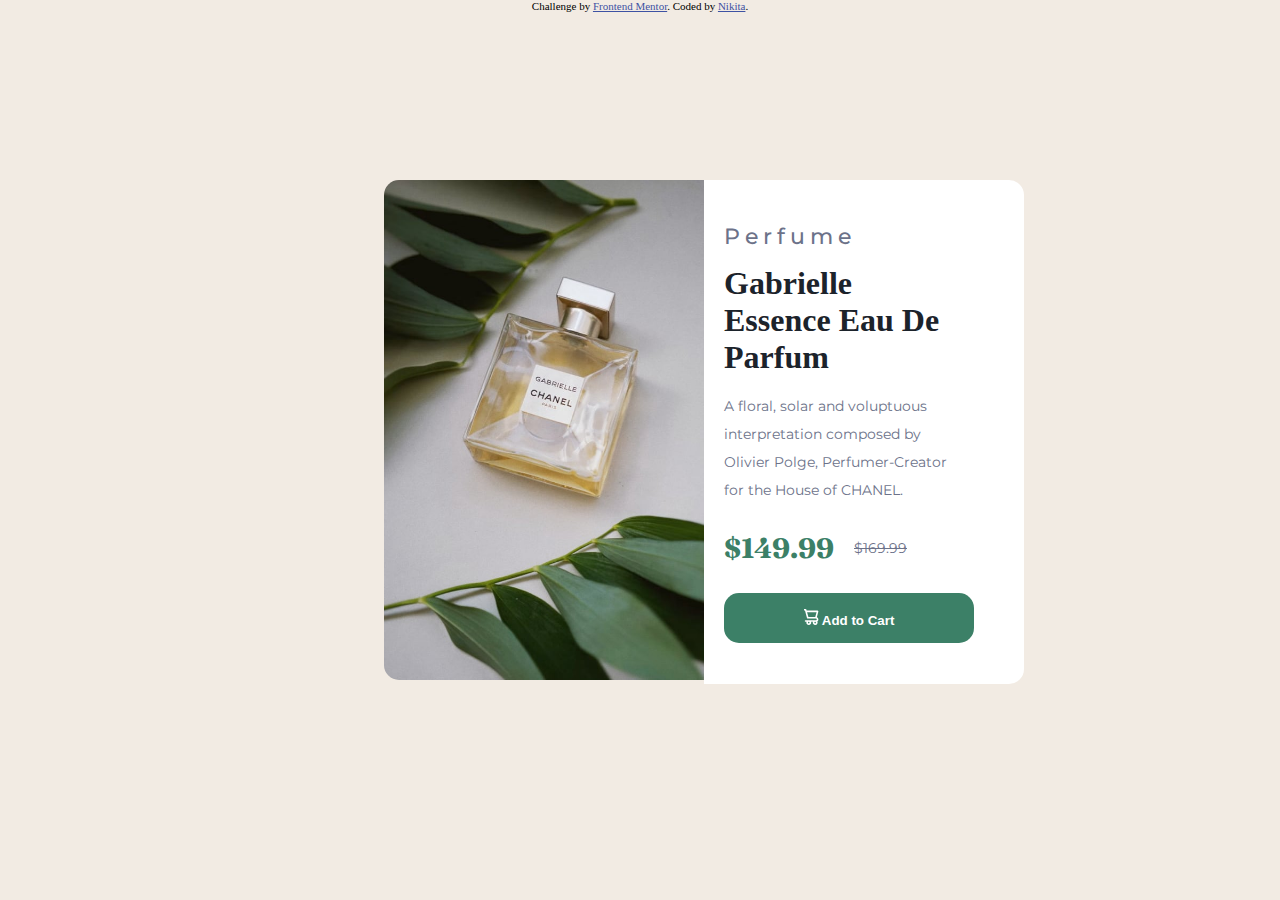
<file: product-preview-card-component-main/index.html>
<!DOCTYPE html>
<html lang="en">
<head>
  <meta charset="UTF-8">
  <meta name="viewport" content="width=device-width, initial-scale=1.0"> <!-- displays site properly based on user's device -->
  <link rel="stylesheet" href="./styles.css">
  <link rel="preconnect" href="https://fonts.googleapis.com">
  <link rel="preconnect" href="https://fonts.gstatic.com" crossorigin>
  <link href="https://fonts.googleapis.com/css2?family=Montserrat:wght@500;700&family=Outfit&display=swap" rel="stylesheet">
  <link rel="preconnect" href="https://fonts.googleapis.com">
  <link rel="preconnect" href="https://fonts.gstatic.com" crossorigin>
  <link href="https://fonts.googleapis.com/css2?family=Fraunces:opsz,wght@9..144,700&family=Montserrat:wght@500;700&display=swap" rel="stylesheet">
  <link rel="icon" type="image/png" sizes="32x32" href="./images/favicon-32x32.png">

  <title>Frontend Mentor | Product preview card component</title>

  <!-- Feel free to remove these styles or customise in your own stylesheet 👍 -->
  <style>
    .attribution { font-size: 11px; text-align: center; }
    .attribution a { color: hsl(228, 45%, 44%); }
  </style>
</head>
<body>
  <main>
    <div id="product">
      <picture>
        <source media="(max-width:375px)" srcset="./images/image-product-mobile.jpg">
        <img src="./images/image-product-desktop.jpg" alt="perfume">
      </picture>
      <div id="info">
        <p id="title">Perfume</p>

        <h1 id="name">Gabrielle Essence Eau De Parfum</h1>

        <p id="description">A floral, solar and voluptuous interpretation composed by Olivier Polge,
        Perfumer-Creator for the House of CHANEL.</p>
        <div id="price">
          <p id="discount">$149.99</p>
          <p id="regular">$169.99</p>
        </div>

      <button><svg width="15" height="16" xmlns="http://www.w3.org/2000/svg"><path d="M14.383 10.388a2.397 2.397 0 0 0-1.518-2.222l1.494-5.593a.8.8 0 0 0-.144-.695.8.8 0 0 0-.631-.28H2.637L2.373.591A.8.8 0 0 0 1.598 0H0v1.598h.983l1.982 7.4a.8.8 0 0 0 .799.59h8.222a.8.8 0 0 1 0 1.599H1.598a.8.8 0 1 0 0 1.598h.943a2.397 2.397 0 1 0 4.507 0h1.885a2.397 2.397 0 1 0 4.331-.376 2.397 2.397 0 0 0 1.12-2.021ZM11.26 7.99H4.395L3.068
        3.196h9.477L11.26 7.991Zm-6.465 6.392a.8.8 0 1 1 0-1.598.8.8 0 0 1 0
          1.598Zm6.393 0a.8.8 0 1 1 0-1.598.8.8 0 0 1 0 1.598Z" fill="#FFF"/></svg> Add to Cart</button>
    </div>
  </div>
 </main>

  <div class="attribution" role="contentinfo">
    Challenge by <a href="https://www.frontendmentor.io?ref=challenge" target="_blank">Frontend Mentor</a>.
    Coded by <a href="https://www.frontendmentor.io/profile/tossik8">Nikita</a>.
  </div>
</body>
</html>
</file>
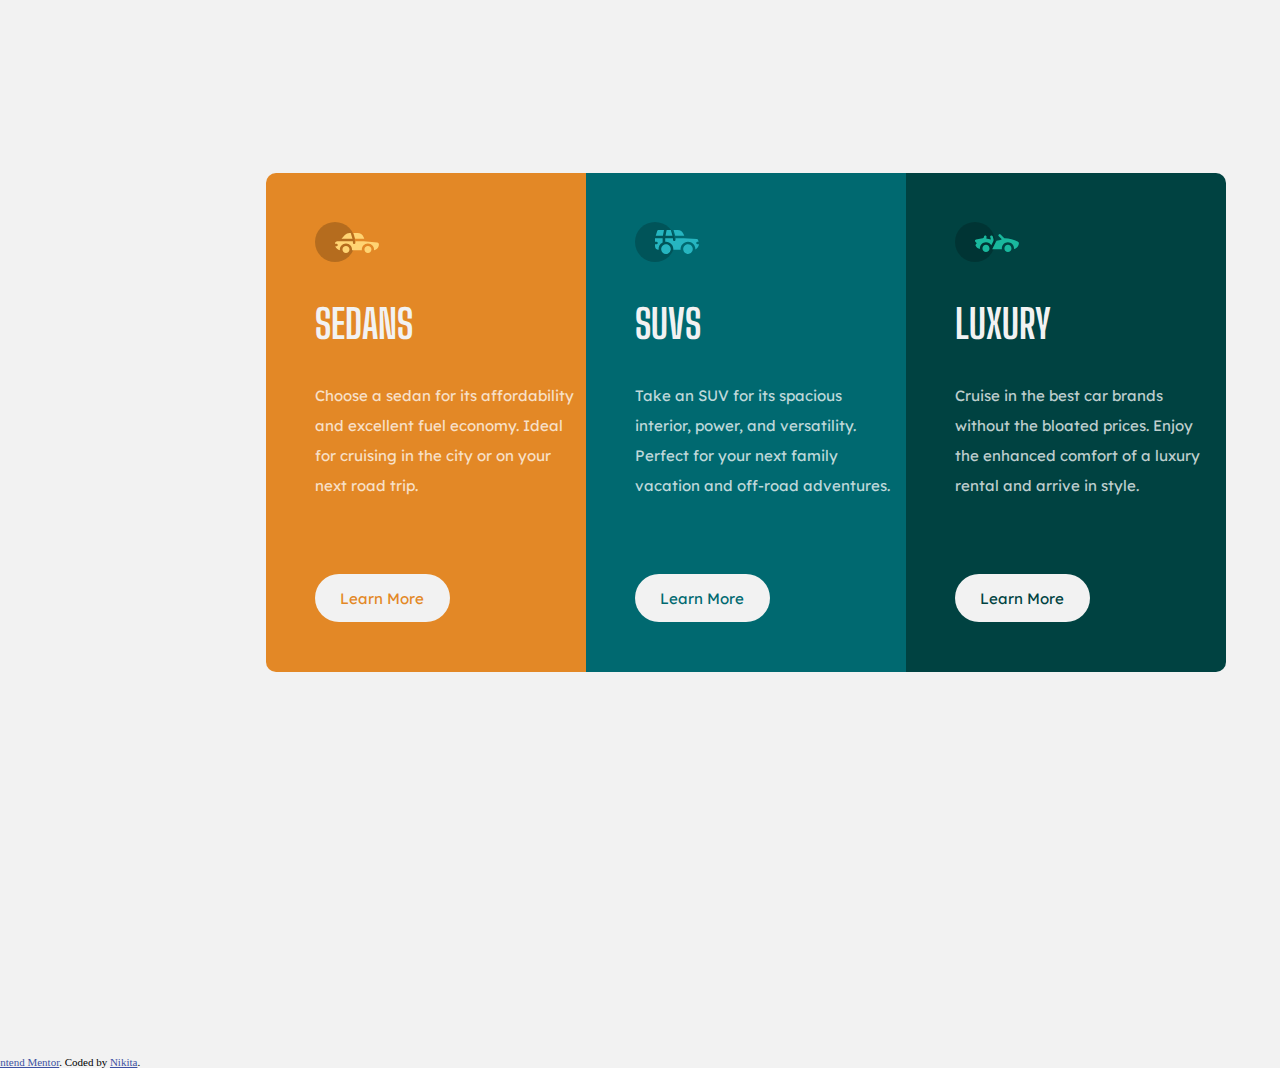
<file: 3-column-preview-card-component-main/3-column-preview-card-component-main/index.html>
<!DOCTYPE html>
<html lang="en">
<head>
  <meta charset="UTF-8">
  <meta name="viewport" content="width=device-width, initial-scale=1.0"> <!-- displays site properly based on user's device -->

  <link rel="icon" type="image/png" sizes="32x32" href="./images/favicon-32x32.png">
  <link rel="stylesheet" href="./styles/styles.css">
  <link rel="preconnect" href="https://fonts.googleapis.com">
  <link rel="preconnect" href="https://fonts.gstatic.com" crossorigin>
  <link href="https://fonts.googleapis.com/css2?family=Big+Shoulders+Display:wght@700&family=Lexend+Deca&family=Open+Sans&display=swap" rel="stylesheet">
  <title>Frontend Mentor | 3-column preview card component</title>

  <!-- Feel free to remove these styles or customise in your own stylesheet 👍 -->
  <style>
    .attribution { font-size: 11px; text-align: center; }
    .attribution a { color: hsl(228, 45%, 44%); }
  </style>
</head>
<body>
  <main>
    <div class="container">
      <div id="sedan" class="elements">
        <svg width="64" height="40" xmlns="http://www.w3.org/2000/svg"><g fill="none" fill-rule="evenodd"><circle fill="#000" opacity=".201" cx="20" cy="20" r="20"/><path d="M52.936 24.11c1.942 0 3.517 1.542 3.517 3.445 0 1.903-1.575 3.445-3.517 3.445s-3.516-1.542-3.516-3.445c0-1.903 1.574-3.445 3.516-3.445zm-21.957 0c1.942 0 3.517 1.542 3.517 3.445 0 1.903-1.575 3.445-3.517 3.445s-3.516-1.542-3.516-3.445c0-1.903 1.574-3.445 3.516-3.445zm6.948-4.848v1.429c0 .716.61 1.293 1.348 1.259a1.295 1.295 0 001.225-1.295v-1.393h8.256l13.483 1.313c.956.093 1.676.881 1.676 1.814 0 2.89-2.126 5.303-4.926 5.819.397-3.557-2.458-6.62-6.053-6.62-3.646 0-6.504 3.14-6.039 6.723h-9.879c.466-3.588-2.397-6.722-6.039-6.722-3.595 0-6.45 3.062-6.052 6.62-2.14-.398-3.916-1.912-4.61-3.931h1.142c.731 0 1.32-.598 1.285-1.322-.033-.678-.629-1.2-1.322-1.2H20v-.251c0-1.274 1.066-2.243 2.306-2.243h15.62zM42.59 11c2.645 0 4.99 1.556 5.972 3.963l.726
           1.779H40.17L38.413 11h4.178zm-6.865 0l1.758 5.741H26.505l3.357-3.654A6.502 6.502 0 0134.644 11h1.082z" fill="#FFD473" fill-rule="nonzero"/></g></svg>
          <h2>SEDANS</h2>
          <p>Choose a sedan for its affordability and excellent fuel economy. Ideal for cruising in the city
            or on your next road trip.</p>
          <button>Learn More</button>
      </div>
    </div>
    <div class="container">
      <div id="suv" class="elements">
        <svg width="64" height="40" xmlns="http://www.w3.org/2000/svg"><g fill="none" fill-rule="evenodd"><circle fill="#000" opacity=".201" cx="20" cy="20" r="20"/><path d="M31.002 22.358c2.917 0 5.18 2.593 4.762 5.506a4.828 4.828 0 01-2.962 3.778 4.797 4.797 0 01-5.3-1.165c-1.188-1.26-1.235-2.613-1.263-2.613-.42-2.924 1.857-5.506 4.763-5.506zm22 0c3.457 0 5.798 3.567 4.41 6.744A4.816 4.816 0 0152.3 31.94a4.826 4.826 0 01-4.06-4.077c-.42-2.915 1.846-5.506 4.762-5.506zm-15.04-6.083v1.462a1.29 1.29 0 001.352 1.29c.693-.033 1.227-.631 1.227-1.326v-1.426h8.3l13.056.716a1.29 1.29 0 011.164.917c.27.895.446 1.477.563 1.87h-1.047c-.694 0-1.291.534-1.324 1.228a1.29 1.29 0 001.288 1.352h1.445c-.164 2.225-1.57 4.193-3.6 5.05.13-4.212-3.255-7.63-7.384-7.63-4.317 0-7.762 3.718-7.358 8.086h-7.285c.43-4.655-3.503-8.531-8.131-8.046v-3.543h7.734zm-10.312 0v4.308a7.4 7.4 0 00-4.006 7.274 3.874 3.874 0 01-3.642-3.864v-1.635h1.46a1.29 1.29 0 000-2.58h-1.461v-3.213l.003-.29h7.646zm14.986-8.196c2.65 0 5 1.592 5.984 4.055l.63 1.579a5.525 5.525 0 01-.065-.004l-.026-.002-.034-.002-.022-.002a4.178 4.178 0 00-.224-.006l-.098-.001h-.039l-.136-.001h-.052l-.326-.001H40.211L38.528 8.08zm-13.632 0l-1.122
           5.616h-7.144l1.47-4.71a1.29 1.29 0 011.231-.906h5.565zm6.832 0l1.683 5.615h-7.007l1.121-5.615h4.203z" fill="#26B5C0" fill-rule="nonzero"/></g></svg>
          <h2>SUVS</h2>
          <p>Take an SUV for its spacious interior, power, and versatility. Perfect for your next family vacation
            and off-road adventures.</p>
          <button>Learn More</button>
      </div>
    </div>
    <div class="container">
      <div id="luxury" class="elements">
        <svg width="64" height="40" xmlns="http://www.w3.org/2000/svg"><g fill="none" fill-rule="evenodd"><circle fill="#000" opacity=".201" cx="20" cy="20" r="20"/><path d="M30.98 22.835c1.941 0 3.516 1.604 3.516 3.583 0 1.978-1.575 3.582-3.517 3.582s-3.516-1.604-3.516-3.582c0-1.979 1.574-3.583 3.516-3.583zm21.956 0c1.942 0 3.517 1.604 3.517 3.583 0 1.978-1.575 3.582-3.517 3.582s-3.516-1.604-3.516-3.582c0-1.979 1.574-3.583 3.516-3.583zm-9.143-10.45a1.27 1.27 0 011.819 0l3.715 3.784c4.444-.115 9.7 1.142 13.964 3.753.387.237.624.664.624 1.124 0 3.006-2.126 5.514-4.926 6.05.397-3.698-2.458-6.882-6.053-6.882-3.646 0-6.504 3.264-6.039 6.99h-9.669c.76-1.544.993-2.026 1.337-2.711l.082-.162c.421-.835 1.056-2.07 2.883-5.65 1.68-.023 3.47-.408 5.247-1.403l-2.984-3.04a1.328 1.328 0 010-1.854zm-7.68 1.064c.683-.2 1.395.202 1.592.898l.749 2.652a3.46 3.46 0 01-.247 2.51l-1.733 3.395-.216.424c-1.07-1.89-3.06-3.114-5.279-3.114-3.595 0-6.45 3.184-6.052 6.885-1.832-.347-3.414-1.537-4.278-3.276a1.331 1.331 0 01.117-1.376l.955-1.303-1.325-1.295c-.751-.735-.376-2.024.64-2.231l6.614-1.346.13-.026c.092-.019.145-.03.157-.031.314-.146 1.07-.591 1.07-1.506 0-.734.592-1.327 1.316-1.31.712.016 1.268.662 1.256
           1.388a4.11 4.11 0 01-.348 1.611 22.69 22.69 0 014.7 1.146l-.7-2.473a1.314 1.314 0 01.882-1.622z" fill="#19B89D" fill-rule="nonzero"/></g></svg>
          <h2>LUXURY</h2>
          <p>Cruise in the best car brands without the bloated prices. Enjoy the enhanced comfort of a luxury
            rental and arrive in style.</p>
          <button>Learn More</button>
      </div>
    </div>
  </main>

  <div class="attribution">
    Challenge by <a href="https://www.frontendmentor.io?ref=challenge" target="_blank">Frontend Mentor</a>.
    Coded by <a href="https://www.frontendmentor.io/profile/tossik8">Nikita</a>.
  </div>
</body>
</html>
</file>
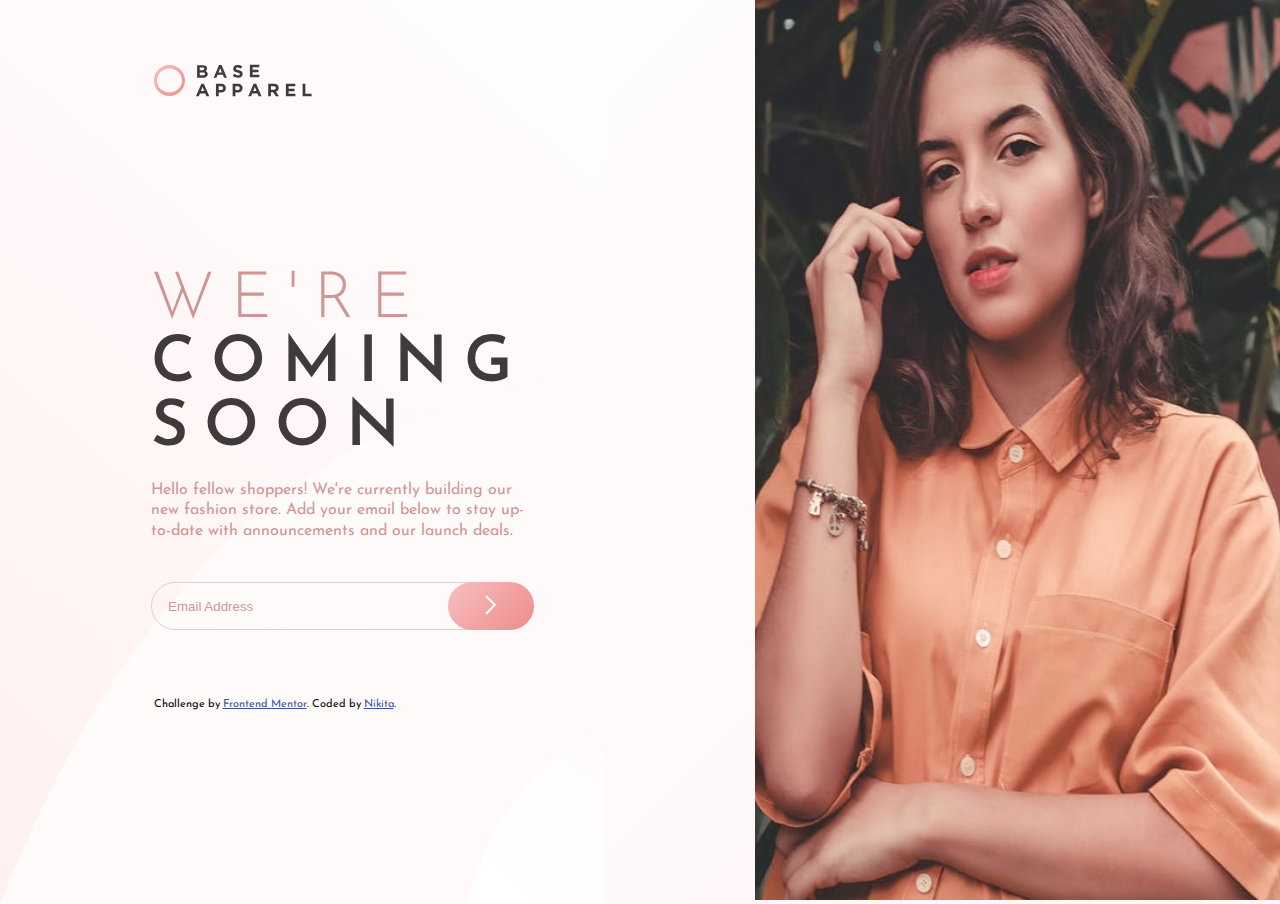
<file: base-apparel-coming-soon-master/base-apparel-coming-soon-master/index.html>
<!DOCTYPE html>
<html lang="en">
<head>
  <meta charset="UTF-8">
  <meta name="viewport" content="width=device-width, initial-scale=1.0"> <!-- displays site properly based on user's device -->
  <link rel="preconnect" href="https://fonts.googleapis.com">
  <link rel="preconnect" href="https://fonts.gstatic.com" crossorigin>
  <link href="https://fonts.googleapis.com/css2?family=Josefin+Sans:wght@300;400;600&display=swap" rel="stylesheet">
  <link rel="icon" type="image/png" sizes="32x32" href="./images/favicon-32x32.png">
  <link rel="stylesheet" href="./css/style.css">
  <script src="./js/scripts.js"></script>
  <title>Frontend Mentor | Base Apparel coming soon page</title>
  <style>
    .attribution { font-size: 11px; text-align: center; }
    .attribution a { color: hsl(228, 45%, 44%); }
  </style>
</head>
<body>
  <main>
    <div class="panel">
      <header>
        <img alt="logo." src="./images/logo.svg">
      </header>
      <div class="picture">
        <picture>
          <source media="(max-width: 375px)" srcset="./images/hero-mobile.jpg">
          <img src="./images/hero-desktop.jpg" alt="woman.">
        </picture>
      </div>
      <div class="info">
        <h1><span>WE'RE</span> COMING SOON</h1>
        <p>Hello fellow shoppers! We're currently building our new fashion store. Add your email below to stay up-to-date with announcements and our launch deals.
        </p>
        <form novalidate>
          <div class="input">
            <input type="email" required name="email" placeholder="Email Address">
          </div>
          <button type="submit"><img src="./images/icon-arrow.svg" alt="arrow."></button>
        </form>

      </div>
    </div>
  </main>

  <footer>
    <p class="attribution">
      Challenge by <a href="https://www.frontendmentor.io?ref=challenge" target="_blank">Frontend Mentor</a>.
      Coded by <a href="https://www.frontendmentor.io/profile/tossik8">Nikita</a>.
    </p>
  </footer>
</body>
</html>
</file>
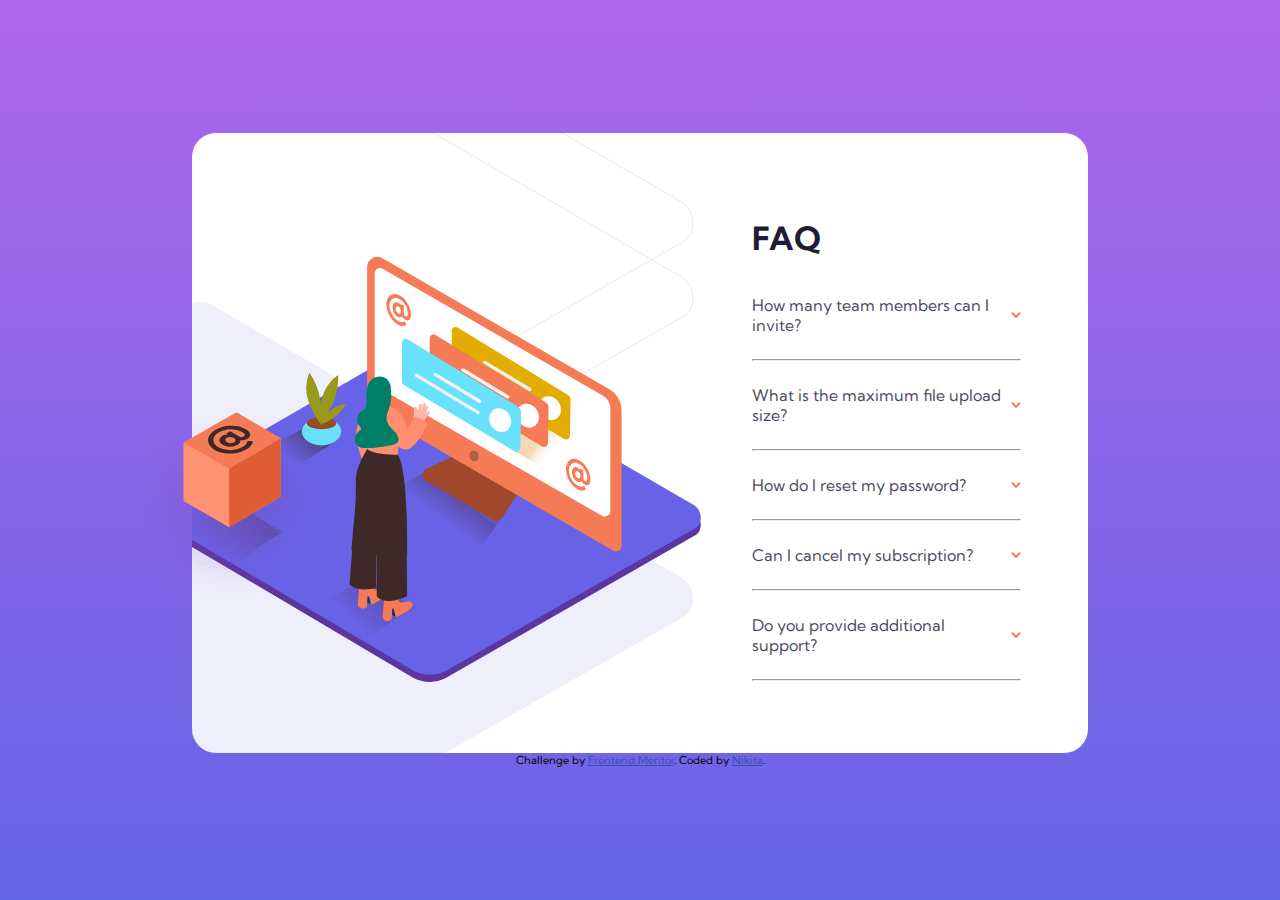
<file: faq-accordion-card-main/faq-accordion-card-main/index.html>
<!DOCTYPE html>
<html lang="en">
<head>
  <meta charset="UTF-8">
  <meta name="viewport" content="width=device-width, initial-scale=1.0"> <!-- displays site properly based on user's device -->
  <script src="./js/scripts.js"></script>
  <link rel="icon" type="image/png" sizes="32x32" href="./images/favicon-32x32.png">
  <link rel="stylesheet" href="./css/style.css">
  <title>Frontend Mentor | FAQ Accordion Card</title>
  <link rel="preconnect" href="https://fonts.googleapis.com">
  <link rel="preconnect" href="https://fonts.gstatic.com" crossorigin>
  <link href="https://fonts.googleapis.com/css2?family=Kumbh+Sans:wght@400;700&display=swap" rel="stylesheet">
</head>
<body>
  <main>
    <div class="panel">
      <div class="image">
        <div class="woman-container">
          <picture>
            <source media="(max-width: 376px)" srcset="images\illustration-woman-online-mobile.svg">
            <img src="images\illustration-woman-online-desktop.svg" alt="woman starting at a screen." class="woman">
          </picture>
        </div>

        <picture>
          <source media="(min-width: 376px)" srcset="./images/illustration-box-desktop.svg">
          <img class="box" src="">
        </picture>
      </div>
      <div class="info">
        <h1>FAQ</h1>
        <article class="question-article">
          <div class="flex" id="question-1">
            <p id="1" class="question">How many team members can I invite?</p>
            <img id="arrow-1" src="./images/icon-arrow-down.svg" alt="arrow-down.">
          </div>
          <hr>
        </article>
        <article class="question-article">
          <div class="flex" id="question-2">
            <p id="2" class="question">What is the maximum file upload size?</p>
            <img id="arrow-2" src="./images/icon-arrow-down.svg" alt="arrow-down.">
          </div>
          <hr>
        </article>
        <article class="question-article">
          <div class="flex" id="question-3">
            <p id="3" class="question">How do I reset my password?</p>
            <img id="arrow-3" src="./images/icon-arrow-down.svg" alt="arrow-down.">
          </div>
          <hr>
        </article>
        <article class="question-article">
          <div class="flex" id="question-4">
            <p id="4" class="question">Can I cancel my subscription?</p>
            <img id="arrow-4" src="./images/icon-arrow-down.svg" alt="arrow-down.">
          </div>
          <hr>
        </article>
        <article class="question-article">
          <div class="flex" id="question-5">
            <p id="5" class="question">Do you provide additional support?</p>
            <img id="arrow-5" src="./images/icon-arrow-down.svg" alt="arrow-down.">
          </div>
          <hr>
        </article>

      </div>
    </div>
  </main>
  <footer>
    <div class="attribution">
      Challenge by <a href="https://www.frontendmentor.io?ref=challenge" target="_blank">Frontend Mentor</a>.
      Coded by <a href="https://www.frontendmentor.io/profile/tossik8">Nikita</a>.
    </div>
  </footer>

</body>
</html>
</file>
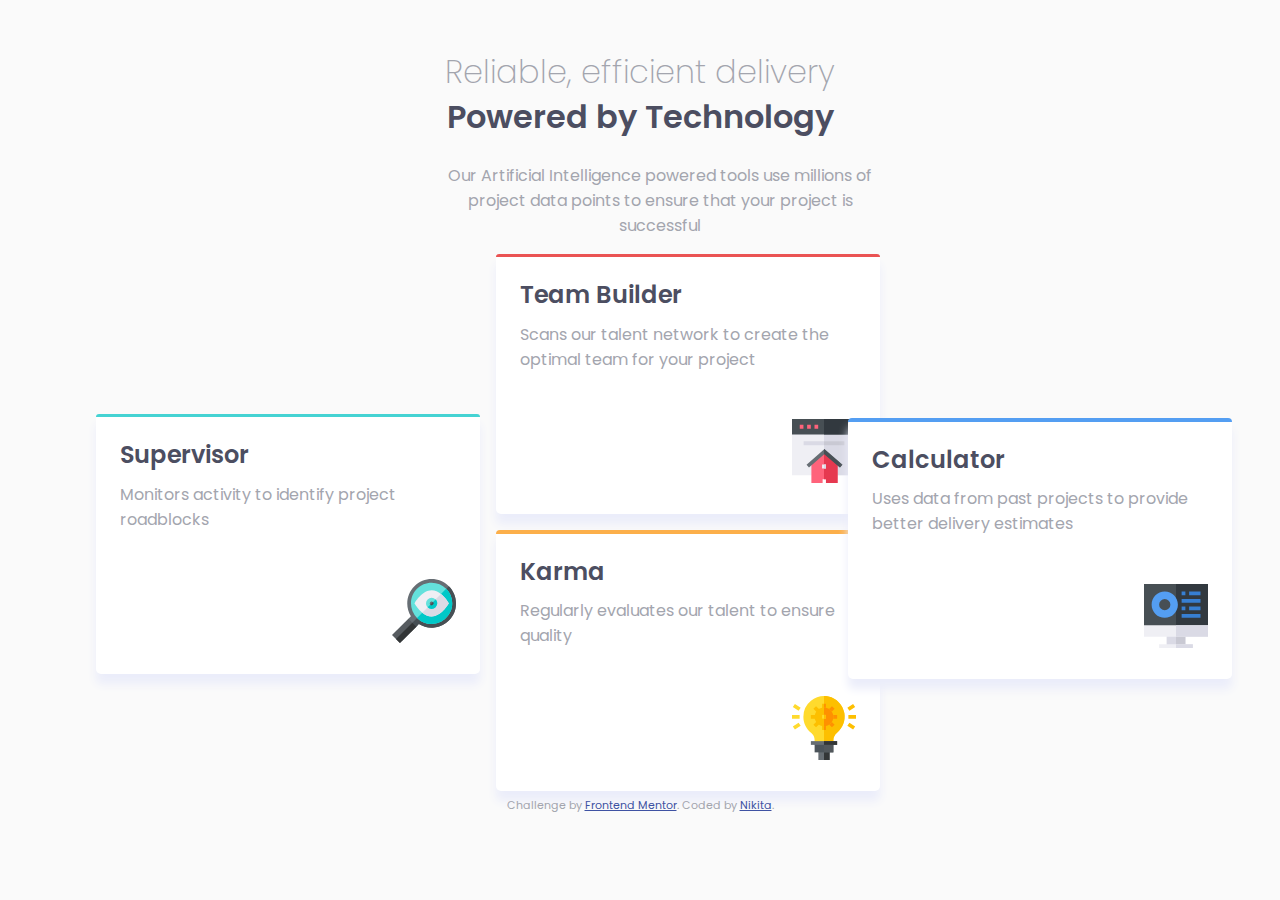
<file: four-card-feature-section-master/four-card-feature-section-master/index.html>
<!DOCTYPE html>
<html lang="en">
<head>
  <meta charset="UTF-8">
  <meta name="viewport" content="width=device-width, initial-scale=1.0"> <!-- displays site properly based on user's device -->
  <link rel="stylesheet" href="./css/style.css">
  <link rel="preconnect" href="https://fonts.googleapis.com">
  <link rel="preconnect" href="https://fonts.gstatic.com" crossorigin>
  <link href="https://fonts.googleapis.com/css2?family=Poppins:wght@200;400;600&display=swap" rel="stylesheet">
  <link rel="icon" type="image/png" sizes="32x32" href="./images/favicon-32x32.png">

  <title>Frontend Mentor | Four card feature section</title>

  <style>
    .attribution { font-size: 11px; text-align: center; }
    .attribution a { color: hsl(228, 45%, 44%); }
  </style>
</head>
<body>
  <header>
    <p class="big-text">Reliable, efficient delivery</p>
    <h1>Powered by Technology</h1>
    <p>Our Artificial Intelligence powered tools use millions of project data points
      to ensure that your project is successful</p>
  </header>
  <main>
    <section>
      <article class="info">
        <div class="top-bar"></div>
        <h2>Supervisor</h2>
        <p>Monitors activity to identify project roadblocks</p>
        <img src="./images/icon-supervisor.svg" alt="magnifying glass.">
      </article>
      <article class="info">
        <div class="top-bar"></div>
        <h2>Team Builder</h2>
        <p>Scans our talent network to create the optimal team for your project</p>
        <img src="./images/icon-team-builder.svg" alt="home page.">
      </article>
      <article class="info">
        <div class="top-bar"></div>
        <h2>Karma</h2>
        <p>Regularly evaluates our talent to ensure quality</p>
        <img src="./images/icon-karma.svg" alt="light bulb.">
      </article>
      <article class="info">
        <div class="top-bar"></div>
        <h2>Calculator</h2>
        <p>Uses data from past projects to provide better delivery estimates</p>
        <img src="./images/icon-calculator.svg" alt="desktop.">
      </article>
    </section>
  </main>


  <footer>
    <p class="attribution">
      Challenge by <a href="https://www.frontendmentor.io?ref=challenge" target="_blank">Frontend Mentor</a>.
      Coded by <a href="https://www.frontendmentor.io/profile/tossik8" target="_blank">Nikita</a>.
    </p>
  </footer>
</body>
</html>
</file>
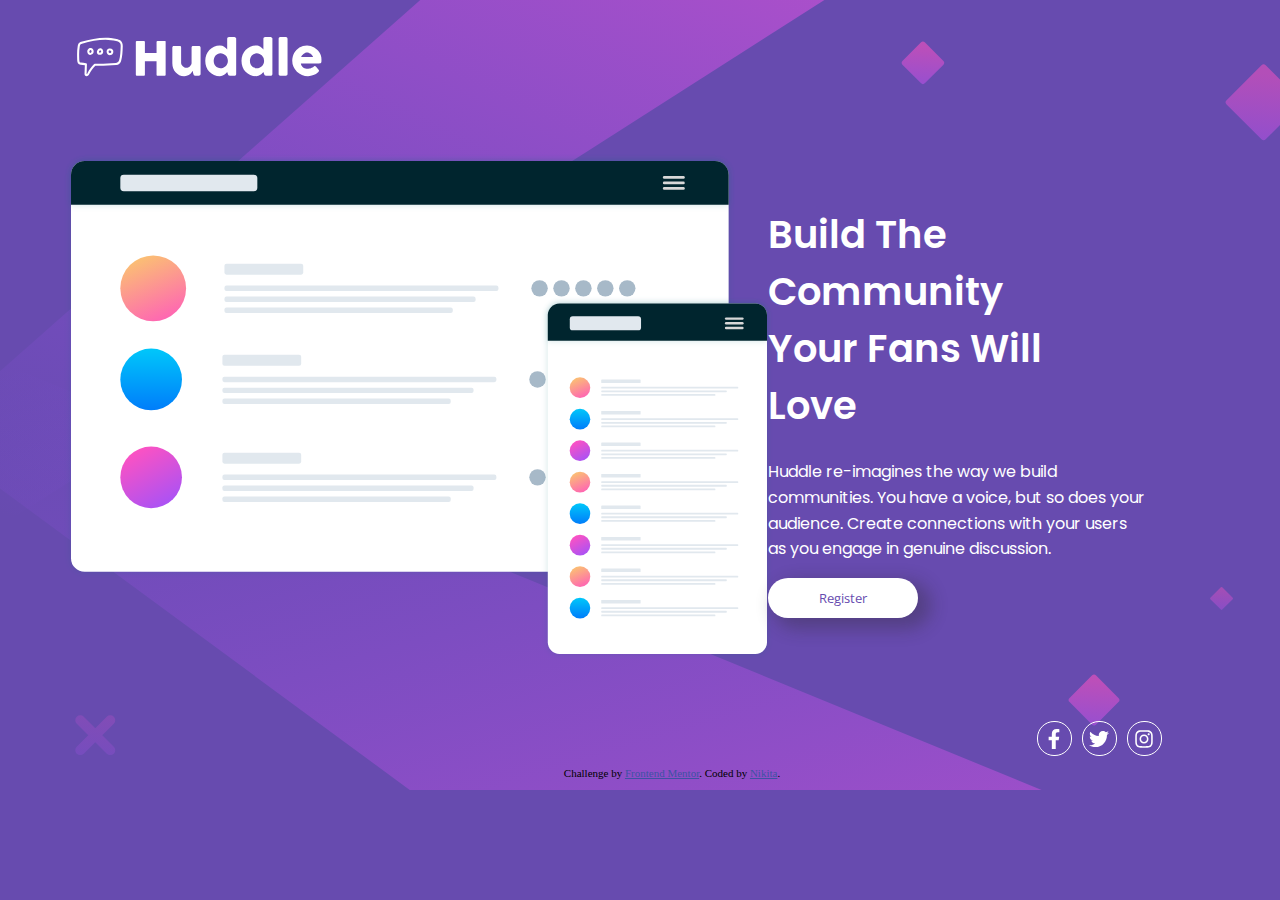
<file: huddle-landing-page-with-single-introductory-section-master/huddle-landing-page-with-single-introductory-section-master/index.html>
<!DOCTYPE html>
<html lang="en">
<head>
  <meta charset="UTF-8">
  <meta name="viewport" content="width=device-width, initial-scale=1.0"> <!-- displays site properly based on user's device -->
  <link rel="stylesheet" href="./styles/styles.css">
  <link rel="preconnect" href="https://fonts.googleapis.com">
  <link rel="preconnect" href="https://fonts.gstatic.com" crossorigin>
  <link href="https://fonts.googleapis.com/css2?family=Open+Sans&family=Poppins:wght@400;600&display=swap" rel="stylesheet">
  <link rel="icon" type="image/png" sizes="32x32" href="./images/favicon-32x32.png">

  <title>Frontend Mentor | Huddle landing page with single introductory section</title>

  <!-- Feel free to remove these styles or customise in your own stylesheet 👍 -->
  <style>
    .attribution { font-size: 11px; text-align: center; }
    .attribution a { color: hsl(228, 45%, 44%); }
  </style>
</head>
<body>
    <header>
      <svg xmlns="http://www.w3.org/2000/svg" width="264" height="49pt" viewBox="0 0 198 49"><g fill="#fff"><path d="M31.184 10.285c-5.91-.004-12.075 1.328-18.301 3.055-.79.16-1.563.676-1.969 1.316-.375.602-.512 1.207-.629 1.844-.605 3.387-.531 6.715-.406 10.398.027.844.156 1.848.547 2.454.414.613 1.117 1.003 1.96 1.132 1.083.164 2.16.29 3.239.403l-.238 6.656c-.04.527.222.969.543 1.223.289.218.61.316.937.34.656.05 1.43-.235 1.813-.961 1.68-3.235 2.734-4.66 4.832-6.81 5.48.138 10.261-.167 15.672-.57 1.914-.046 3.23-1.613 3.578-2.863 1.035-3.238 1.199-7.234 1.308-11.277.047-1.602-.508-3.172-1.492-4.004-.937-.758-2.066-1.031-3.105-1.312-2.883-.653-5.766-1.004-8.29-1.024zm7.875 2.531c1.039.282 1.957.555 2.53 1.024.966 1.023.934 1.707.923 2.812-.11 3.918-.297 7.723-1.184 10.606-.383 1.074-1.043 1.84-2.3 1.953-5.516.41-10.301.727-15.844.566a.792.792 0 0 0-.582.23c-2.329 2.352-3.52 3.99-5.297 7.407-.04.078-.13.125-.242.133-.07-.004-.102-.063-.106-.113l.238-7.22a.804.804 0 0 0-.695-.8 73.176 73.176 0 0 1-3.871-.477c-.555-.082-.758-.234-.91-.46-.266-.633-.262-1.024-.281-1.63-.126-3.656-.184-6.847.374-10.023.055-.472.231-.953.418-1.351.31-.485.782-.555 1.258-.688 6.086-1.68 12.04-2.937 17.649-2.941 2.75.097 5.633.375 7.922.972zm-21.024 6.192c-.84 1.004-.758 2.367-.11 3.281.34.48.868.863 1.509.95.836.07 1.367-.27 1.937-.657 1.035-.898 1.14-2.469.352-3.605a2.184 2.184 0 0 0-1.696-.946c-.898.008-1.507.407-1.992.977zm9.07-.82c-.835.027-1.511.605-1.925 1.23-.47.71-.746 1.605-.364 2.484.735 1.684 3.274 1.664 4.286-.05.464-.79.347-1.688 0-2.336-.348-.653-.872-1.184-1.633-1.305a1.934 1.934 0 0 0-.364-.023zm7.364.156a2.895 2.895 0 0 0-.778.086c-1.004.27-1.859 1.304-1.73 2.629.066.668.371 1.32.926 1.765.554.45 1.355.649 2.203.477.972-.2 1.578-.985 1.777-1.742.203-.758.153-1.528-.316-2.153a2.655 2.655 0 0 0-2.082-1.062zM19.96 19.586c.184.004.332.062.484.281.34.492.246 1.235-.097 1.535-.34.297-.555.325-.707.305-.149-.023-.301-.125-.438-.316-.258-.368-.336-.961.008-1.387.18-.242.516-.395.75-.418zm7.254.172c.027.004.355.195.512.488.156.293.183.563.035.813-.442.75-1.38.546-1.52.222-.055-.125-.015-.625.242-1.011.258-.391.578-.536.73-.512zm8.082.57c.047.067.164.492.074.828-.09.34-.238.547-.598.621-.46.098-.718 0-.914-.156-.191-.156-.324-.422-.351-.707-.07-.703.183-.867.586-.973.465-.117.992.086 1.203.387zm0 0M53.867 13.434a.892.892 0 0 1 .219-.536.665.665 0 0 1 .535-.238h5.223c.176 0 .36.074.547.219a.68.68 0 0 1 .28.555v8.336h8.74v-8.336a.768.768 0 0 1 .793-.773h5.151c.235 0 .438.058.614.175.176.117.265.305.265.562V38c0 .258-.078.45-.23.578-.152.129-.352.195-.598.195h-5.203a.845.845 0 0 1-.574-.195c-.145-.129-.219-.32-.219-.578v-9.988h-8.738V38c0 .246-.078.438-.238.57-.157.137-.371.203-.641.203h-5.172c-.492 0-.742-.23-.754-.687zm48.11 25.039a1.1 1.1 0 0 1-.485.246 2.422 2.422 0 0 1-.484.054h-2.656c-.211 0-.391-.039-.543-.113a1.197 1.197 0 0 1-.387-.308 1.842 1.842 0 0 1-.266-.442 3.71 3.71 0 0 1-.176-.508l-.543-2.25c-.175.364-.433.774-.765 1.239a6.65 6.65 0 0 1-1.274 1.3 7.077 7.077 0 0 1-1.847 1.02c-.715.277-1.535.414-2.461.414-1.336 0-2.55-.258-3.64-.773a8.372 8.372 0 0 1-2.79-2.11c-.765-.89-1.36-1.933-1.781-3.12a11.327 11.327 0 0 1-.633-3.81V17.797c0-.445.094-.785.29-1.012.19-.23.5-.344.921-.344h4.063c.503 0 .847.086 1.039.254.187.172.28.5.28.996v11.446c0 .504.114.98.34 1.433a4.282 4.282 0 0 0 2.18 2.012c.477.2.961.3 1.454.3.421 0 .859-.1 1.308-.3.453-.2.867-.465 1.25-.797.379-.336.695-.73.942-1.18.246-.453.367-.93.367-1.433v-11.43c0-.199.039-.398.113-.597a.963.963 0 0 1 .344-.457c.152-.094.297-.16.43-.196.136-.035.292-.05.468-.05h3.973c.504 0 .867.12 1.09.367.222.246.336.578.336.988v19.676c0 .222-.051.425-.153.613a1.091 1.091 0 0 1-.41.441zm20.414-2.426c-.317.316-.668.656-1.047 1.02-.383.363-.801.703-1.258 1.019-.457.316-.95.578-1.477.785a4.714 4.714 0 0 1-1.707.305c-1.593 0-3.062-.297-4.402-.895a10.537 10.537 0 0 1-3.465-2.453c-.969-1.039-1.722-2.262-2.27-3.668-.542-1.406-.816-2.918-.816-4.535 0-1.629.274-3.145.817-4.547.546-1.398 1.3-2.617 2.27-3.656a10.403 10.403 0 0 1 3.464-2.445c1.34-.59 2.809-.887 4.402-.887a5.32 5.32 0 0 1 1.77.281 6.49 6.49 0 0 1 1.457.719c.441.297.844.625 1.215.996.367.367.719.73 1.047 1.082v-8.04c0-.374.113-.69.34-.948.23-.258.574-.387 1.03-.387h3.958c.152 0 .312.035.48.098.172.066.328.156.469.273.14.117.254.258.34.422.09.164.133.344.133.543v26.289c0 .902-.473 1.355-1.422 1.355h-3.45c-.234 0-.414-.03-.542-.09a.826.826 0 0 1-.325-.253 1.64 1.64 0 0 1-.238-.422c-.07-.168-.16-.367-.266-.59zm-10.114-8.422c0 .773.121 1.496.364 2.172a5.142 5.142 0 0 0 1.027 1.75c.445.492.98.883 1.61 1.168.624.289 1.32.43 2.081.43.75 0 1.457-.133 2.121-.403.66-.27 1.239-.64 1.73-1.117a5.616 5.616 0 0 0 1.188-1.68 5.541 5.541 0 0 0 .5-2.074v-.246c0-.75-.14-1.465-.421-2.145a5.712 5.712 0 0 0-1.168-1.793 5.555 5.555 0 0 0-1.758-1.222 5.326 5.326 0 0 0-2.192-.45c-.761 0-1.457.15-2.082.45a4.827 4.827 0 0 0-1.609 1.223 5.497 5.497 0 0 0-1.027 1.792 6.341 6.341 0 0 0-.364 2.145zm37.278 8.422c-.317.316-.664.656-1.047 1.02-.38.363-.797.703-1.254 1.019-.457.316-.95.578-1.48.785a4.693 4.693 0 0 1-1.704.305c-1.593 0-3.062-.297-4.406-.895a10.561 10.561 0 0 1-3.46-2.453c-.97-1.039-1.727-2.262-2.27-3.668-.547-1.406-.817-2.918-.817-4.535 0-1.629.27-3.145.817-4.547a11.299 11.299 0 0 1 2.27-3.656 10.427 10.427 0 0 1 3.46-2.445c1.344-.59 2.813-.887 4.406-.887.645 0 1.235.094 1.766.281a6.52 6.52 0 0 1 1.46.719c.438.297.845.625 1.212.996.37.367.719.73 1.047 1.082v-8.04c0-.374.117-.69.343-.948.23-.258.57-.387 1.028-.387h3.957c.152 0 .312.035.484.098.168.066.324.156.465.273.14.117.258.258.344.422.09.164.133.344.133.543v26.289c0 .902-.477 1.355-1.426 1.355h-3.446c-.234 0-.417-.03-.546-.09a.855.855 0 0 1-.325-.253 1.764 1.764 0 0 1-.238-.422c-.07-.168-.156-.367-.262-.59zm-10.11-8.422c0 .773.121 1.496.36 2.172a5.214 5.214 0 0 0 1.03 1.75c.446.492.981.883 1.606 1.168.63.289 1.325.43 2.086.43a5.55 5.55 0 0 0 2.118-.403 5.36 5.36 0 0 0 1.734-1.117 5.616 5.616 0 0 0 1.187-1.68 5.541 5.541 0 0 0 .5-2.074v-.246a5.656 5.656 0 0 0-1.594-3.938 5.468 5.468 0 0 0-1.757-1.222 5.295 5.295 0 0 0-2.188-.45c-.761 0-1.457.15-2.086.45a4.851 4.851 0 0 0-1.605 1.223 5.577 5.577 0 0 0-1.031 1.792 6.436 6.436 0 0 0-.36 2.145zm21.54-16.477c0-.375.093-.691.28-.949.188-.258.512-.386.97-.386h4.308c.117 0 .238.03.367.097.13.063.25.152.36.27.113.117.207.258.28.422.079.164.118.347.118.546v26.27c0 .445-.129.785-.379 1.012-.254.23-.578.343-.976.343h-4.079c-.457 0-.78-.113-.968-.343-.188-.227-.282-.567-.282-1.012zm29.609 24.954a11.67 11.67 0 0 1-3.48 2.222c-1.29.535-2.657.801-4.098.801-1.606 0-3.121-.293-4.551-.879a11.8 11.8 0 0 1-3.766-2.437 11.656 11.656 0 0 1-2.566-3.664c-.633-1.407-.95-2.938-.95-4.59 0-1.032.126-2.032.38-3 .25-.965.609-1.871 1.07-2.715a11.743 11.743 0 0 1 1.687-2.332 10.792 10.792 0 0 1 4.899-2.996c.96-.282 1.976-.422 3.043-.422.972 0 1.914.129 2.832.387a11.04 11.04 0 0 1 4.781 2.777 11.35 11.35 0 0 1 1.723 2.156c.48.777.851 1.61 1.117 2.496.262.883.394 1.797.394 2.735 0 .609-.007 1.105-.027 1.492-.016.387-.105.695-.27.926-.164.226-.437.386-.82.472-.379.09-.941.133-1.68.133h-12.66c.118.75.356 1.379.715 1.883.356.504.77.906 1.238 1.203.47.3.97.512 1.497.64a6.294 6.294 0 0 0 1.492.196c.422 0 .855-.043 1.3-.133a8.748 8.748 0 0 0 1.293-.351 7.331 7.331 0 0 0 1.145-.508c.344-.196.625-.399.836-.61.187-.152.348-.265.48-.34a.86.86 0 0 1 .434-.117c.152 0 .309.055.465.16.16.106.336.258.535.458l1.863 2.109c.13.152.211.289.246.414.036.121.055.25.055.379a.977.977 0 0 1-.195.605c-.13.168-.281.32-.457.45zm-8.457-14.649c-.457 0-.899.09-1.328.274-.426.18-.829.421-1.204.726a6.37 6.37 0 0 0-1.011 1.04 6.486 6.486 0 0 0-.73
        1.179h8.988a10.599 10.599 0 0 0-.801-1.266 5.564 5.564 0 0 0-.985-1.023 4.295 4.295 0 0 0-1.265-.684c-.477-.164-1.031-.246-1.664-.246zm0 0"/></g></svg>
    </header>
    <main>
      <section class="main-content">
        <img src="./images/illustration-mockups.svg" class="chats" alt="chats">
        <div class="intro">
          <h1>Build The Community Your Fans Will Love</h1>

          <p>Huddle re-imagines the way we build communities. You have a voice, but so does your audience.
          Create connections with your users as you engage in genuine discussion.</p>

          <button>Register</button>
        </div>
      </section>
      <section class="social-links">
        <div class="link"><svg xmlns="http://www.w3.org/2000/svg" viewBox="0 0 320 512"><!--! Font Awesome Pro 6.2.0 by @fontawesome - https://fontawesome.com License - https://fontawesome.com/license (Commercial License) Copyright 2022 Fonticons, Inc. --><path d="M279.14 288l14.22-92.66h-88.91v-60.13c0-25.35
          12.42-50.06 52.24-50.06h40.42V6.26S260.43 0 225.36 0c-73.22 0-121.08 44.38-121.08 124.72v70.62H22.89V288h81.39v224h100.17V288z"/></svg></div>
        <div class="link">
          <svg xmlns="http://www.w3.org/2000/svg" viewBox="0 0 512 512"><!--! Font Awesome Pro 6.2.0 by @fontawesome - https://fontawesome.com License - https://fontawesome.com/license (Commercial License) Copyright 2022 Fonticons, Inc. --><path d="M459.37 151.716c.325 4.548.325 9.097.325 13.645 0 138.72-105.583 298.558-298.558 298.558-59.452 0-114.68-17.219-161.137-47.106 8.447.974 16.568 1.299 25.34 1.299 49.055 0 94.213-16.568 130.274-44.832-46.132-.975-84.792-31.188-98.112-72.772 6.498.974 12.995 1.624 19.818 1.624 9.421 0 18.843-1.3 27.614-3.573-48.081-9.747-84.143-51.98-84.143-102.985v-1.299c13.969 7.797 30.214 12.67 47.431 13.319-28.264-18.843-46.781-51.005-46.781-87.391 0-19.492 5.197-37.36 14.294-52.954 51.655 63.675 129.3 105.258 216.365 109.807-1.624-7.797-2.599-15.918-2.599-24.04 0-57.828 46.782-104.934 104.934-104.934 30.213 0 57.502 12.67 76.67 33.137 23.715-4.548 46.456-13.32 66.599-25.34-7.798
            24.366-24.366 44.833-46.132 57.827 21.117-2.273 41.584-8.122 60.426-16.243-14.292 20.791-32.161 39.308-52.628 54.253z"/></svg>
        </div>
        <div class="link">
          <svg xmlns="http://www.w3.org/2000/svg" viewBox="0 0 448 512"><!--! Font Awesome Pro 6.2.0 by @fontawesome - https://fontawesome.com License - https://fontawesome.com/license (Commercial License) Copyright 2022 Fonticons, Inc. --><path d="M224.1 141c-63.6 0-114.9 51.3-114.9 114.9s51.3 114.9 114.9 114.9S339 319.5 339 255.9 287.7 141 224.1 141zm0 189.6c-41.1 0-74.7-33.5-74.7-74.7s33.5-74.7 74.7-74.7 74.7 33.5 74.7 74.7-33.6 74.7-74.7 74.7zm146.4-194.3c0 14.9-12 26.8-26.8 26.8-14.9 0-26.8-12-26.8-26.8s12-26.8 26.8-26.8 26.8 12 26.8 26.8zm76.1 27.2c-1.7-35.9-9.9-67.7-36.2-93.9-26.2-26.2-58-34.4-93.9-36.2-37-2.1-147.9-2.1-184.9 0-35.8 1.7-67.6 9.9-93.9 36.1s-34.4 58-36.2 93.9c-2.1 37-2.1 147.9 0 184.9 1.7 35.9 9.9 67.7 36.2 93.9s58 34.4 93.9 36.2c37 2.1 147.9 2.1 184.9 0 35.9-1.7 67.7-9.9 93.9-36.2 26.2-26.2 34.4-58 36.2-93.9 2.1-37 2.1-147.8 0-184.8zM398.8 388c-7.8 19.6-22.9 34.7-42.6 42.6-29.5 11.7-99.5 9-132.1 9s-102.7 2.6-132.1-9c-19.6-7.8-34.7-22.9-42.6-42.6-11.7-29.5-9-99.5-9-132.1s-2.6-102.7 9-132.1c7.8-19.6
            22.9-34.7 42.6-42.6 29.5-11.7 99.5-9 132.1-9s102.7-2.6 132.1 9c19.6 7.8 34.7 22.9 42.6 42.6 11.7 29.5 9 99.5 9 132.1s2.7 102.7-9 132.1z"/></svg>
        </div>
      </section>
    </main>

    <footer>
      <p class="attribution">
        Challenge by <a href="https://www.frontendmentor.io?ref=challenge" target="_blank">Frontend Mentor</a>.
        Coded by <a href="https://www.frontendmentor.io/profile/tossik8">Nikita</a>.
      </p>
    </footer>
</body>
</html>
</file>
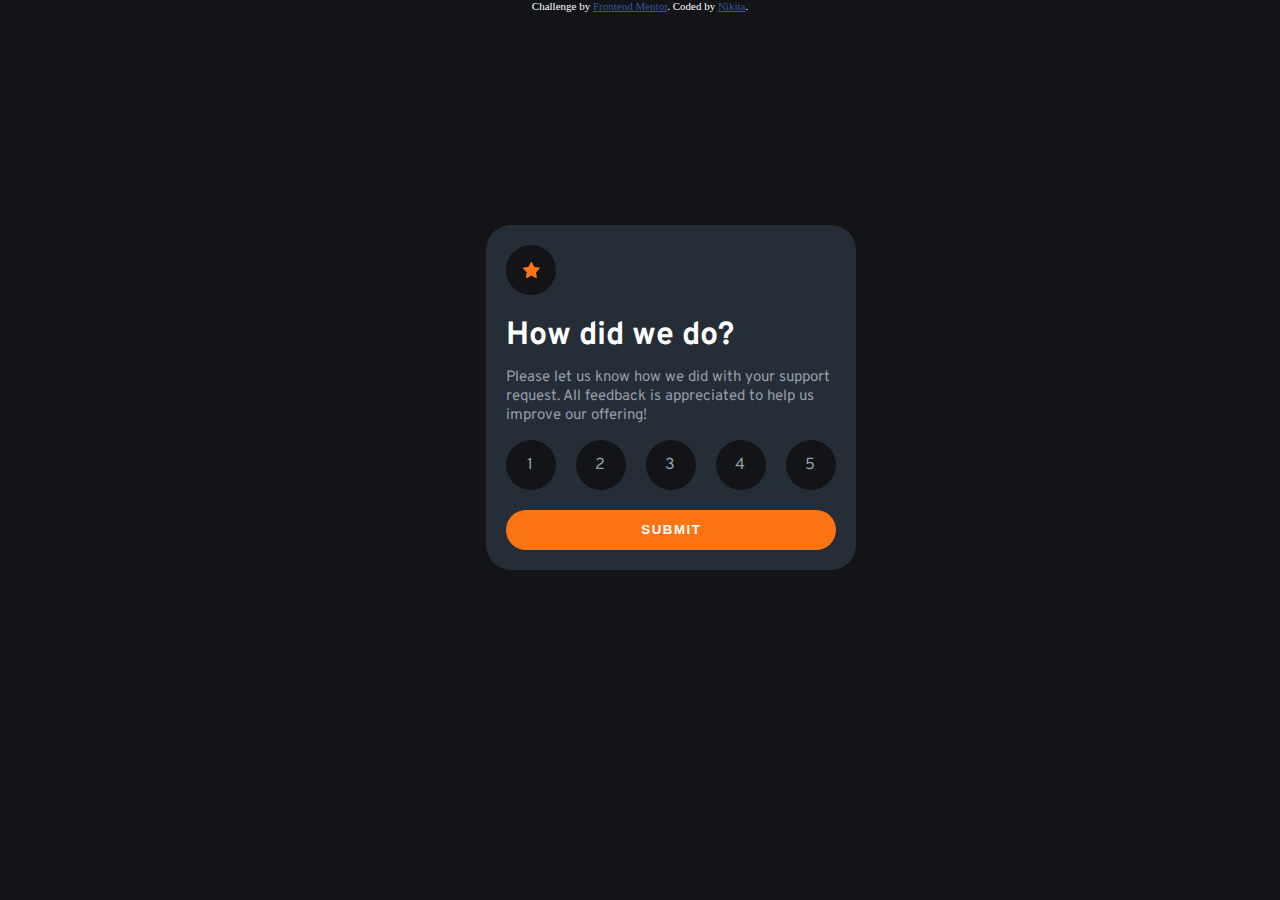
<file: interactive-rating-component-main/interactive-rating-component-main/index.html>
<!DOCTYPE html>
<html lang="en">
<head>
  <meta charset="UTF-8">
  <meta name="viewport" content="width=device-width, initial-scale=1.0"> <!-- displays site properly based on user's device -->
  <link rel="stylesheet" href="./styles/styles.css">
  <link rel="preconnect" href="https://fonts.googleapis.com">
  <link rel="preconnect" href="https://fonts.gstatic.com" crossorigin>
  <link href="https://fonts.googleapis.com/css2?family=Overpass:wght@400;700&display=swap" rel="stylesheet">
  <link rel="icon" type="image/png" sizes="32x32" href="./images/favicon-32x32.png">
  <script  src="./index.js"></script>

  <title>Frontend Mentor | Interactive rating component</title>

  <!-- Feel free to remove these styles or customise in your own stylesheet 👍 -->
  <style>
    .attribution { font-size: 11px; text-align: center; color: hsl(0, 0%, 100%);}
    .attribution a { color: hsl(228, 45%, 44%); }
  </style>
</head>
<body>

  <!-- Rating state start -->
  <main>
    <div class="wrapper">
      <div class="circle no-effects">
        <svg width="17" class="star" height="16" xmlns="http://www.w3.org/2000/svg"><path d="m9.067.43 1.99 4.031c.112.228.33.386.58.422l4.45.647a.772.772 0 0 1 .427 1.316l-3.22 3.138a.773.773 0 0 0-.222.683l.76 4.431a.772.772 0 0 1-1.12.813l-3.98-2.092a.773.773 0 0 0-.718 0l-3.98 2.092a.772.772 0 0 1-1.119-.813l.76-4.431a.77.77 0 0
          0-.222-.683L.233 6.846A.772.772 0 0 1 .661 5.53l4.449-.647a.772.772 0 0 0 .58-.422L7.68.43a.774.774 0 0 1 1.387 0Z" fill="#FC7614"/></svg>
      </div>
      <div class="text">
        <h1>How did we do?</h1>
        <p>Please let us know how we did with your support request. All feedback is appreciated
        to help us improve our offering!</p>
      </div>
      <form id="form" method="get" action="./thanks.html">
        <div class="circles">
          <div class="circle effects">
            <input id="option-1" type="radio" name="rating" value="1" class="radio-button">
            <label id="label-option-1">1</label>
          </div>
          <div class="circle effects" >
            <input id="option-2" type="radio" name="rating" value="2" class="radio-button">
            <label>2</label>

          </div>
          <div class="circle effects">
            <input  id="option-3" type="radio" name="rating" value="3" class="radio-button">
            <label >3</label>

          </div>
          <div class="circle effects">
            <input id="option-4" type="radio" name="rating" value="4" class="radio-button">
            <label>4</label>

          </div>
          <div class="circle effects">
            <input id="option-5" type="radio" name="rating" value="5" class="radio-button">
            <label>5</label>
          </div>
        </div>

        <button type="submit">SUBMIT</button>
     </form>
   </div>
 </main>
  <!-- Rating state end -->
 <footer>
  <div class="attribution">
    Challenge by <a href="https://www.frontendmentor.io?ref=challenge" target="_blank">Frontend Mentor</a>.
    Coded by <a href="https://www.frontendmentor.io/profile/tossik8">Nikita</a>.
  </div>
 </footer>
</body>
</html>
</file>
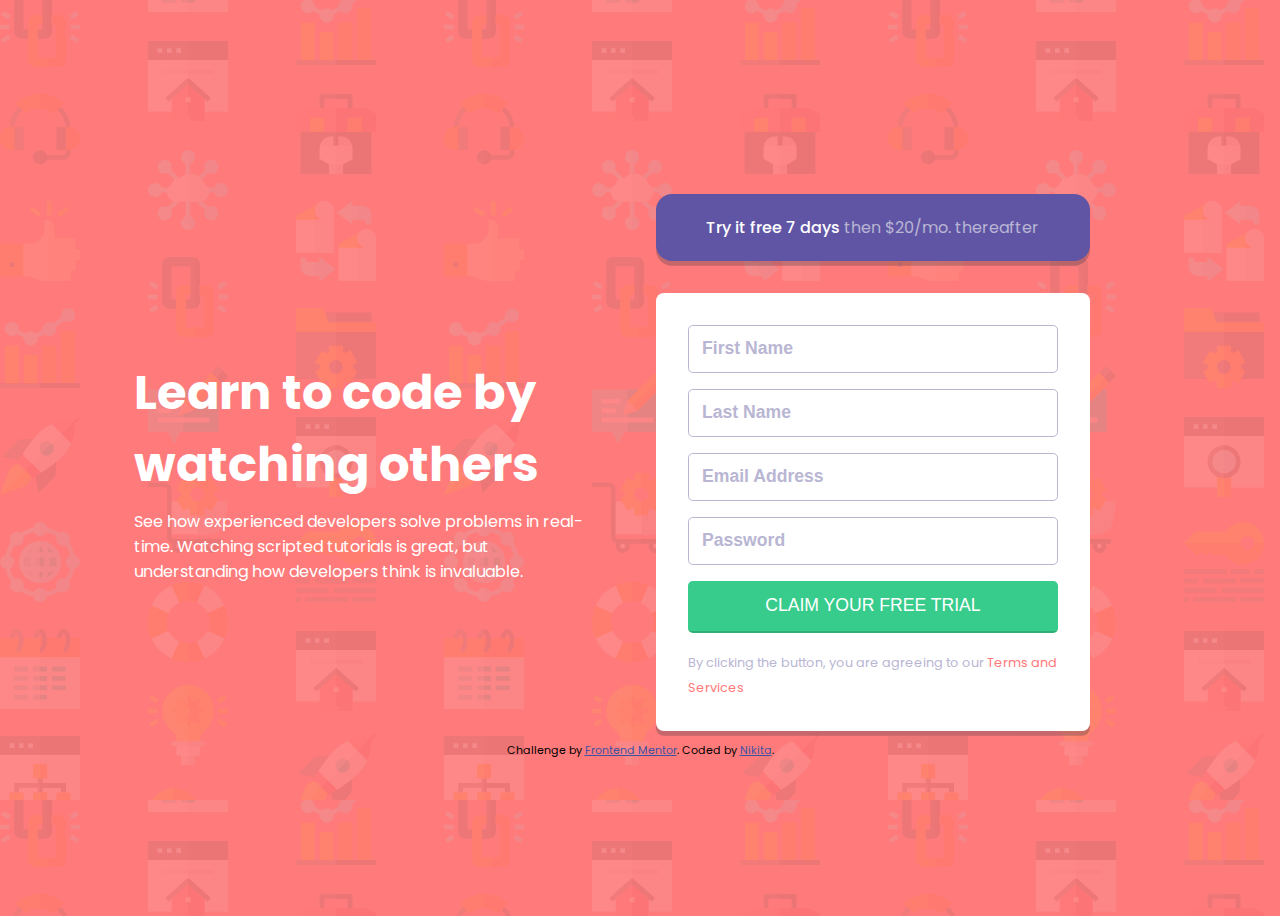
<file: intro-component-with-signup-form-master/intro-component-with-signup-form-master/index.html>
<!DOCTYPE html>
<html lang="en">
<head>
  <meta charset="UTF-8">
  <meta name="viewport" content="width=device-width, initial-scale=1.0"> <!-- displays site properly based on user's device -->
  <link rel="stylesheet" href="./css/style.css">
  <link rel="icon" type="image/png" sizes="32x32" href="./images/favicon-32x32.png">
  <link rel="preconnect" href="https://fonts.googleapis.com">
  <link rel="preconnect" href="https://fonts.gstatic.com" crossorigin>
  <link href="https://fonts.googleapis.com/css2?family=Poppins:wght@400;500;600;700&display=swap" rel="stylesheet">
  <title>Frontend Mentor | Intro component with sign up form</title>
  <script src="./js/index.js"></script>
  <!-- Feel free to remove these styles or customise in your own stylesheet 👍 -->
  <style>
    .attribution { font-size: 11px; text-align: center; }
    .attribution a { color: hsl(228, 45%, 44%); }
  </style>
</head>
<body>
  <main>
    <div class="panel">
      <div class="left-side">
        <h1>Learn to code by watching others</h1>
        <p>See how experienced developers solve problems in real-time. Watching scripted tutorials is great,
          but understanding how developers think is invaluable.</p>
      </div>
      <div class="right-side">
        <div class="discount">
          <p><span class="white-span">Try it free 7 days</span> then $20/mo. thereafter</p>
        </div>
        <div class="form">
          <form id="form-1" method="get" action="./index.html">
            <div class="input">
              <input type="text" name="first-name" placeholder="First Name" required>
            </div>
            <div class="input">
              <input type="text" name="last-name" placeholder="Last Name" required>
            </div>
            <div class="input">
              <input id="input-3" type="email" name="email" placeholder="Email Address" required>
            </div>
            <div class="input">
              <input type="password" name="password" placeholder="Password" required>
            </div>
            <button type="button" onclick="checkFirstName()">CLAIM YOUR FREE TRIAL</button>
          </form>
          <footer>
            <small>By clicking the button, you are agreeing to our <span class="red-span">Terms and Services</span></small>
          </footer>
        </div>
      </div>
    </div>
  </main>
  <footer>
    <p class="attribution">
      Challenge by <a href="https://www.frontendmentor.io?ref=challenge" target="_blank">Frontend Mentor</a>.
      Coded by <a href="https://www.frontendmentor.io/profile/tossik8">Nikita</a>.
    </p>
  </footer>
</body>
</html>
</file>
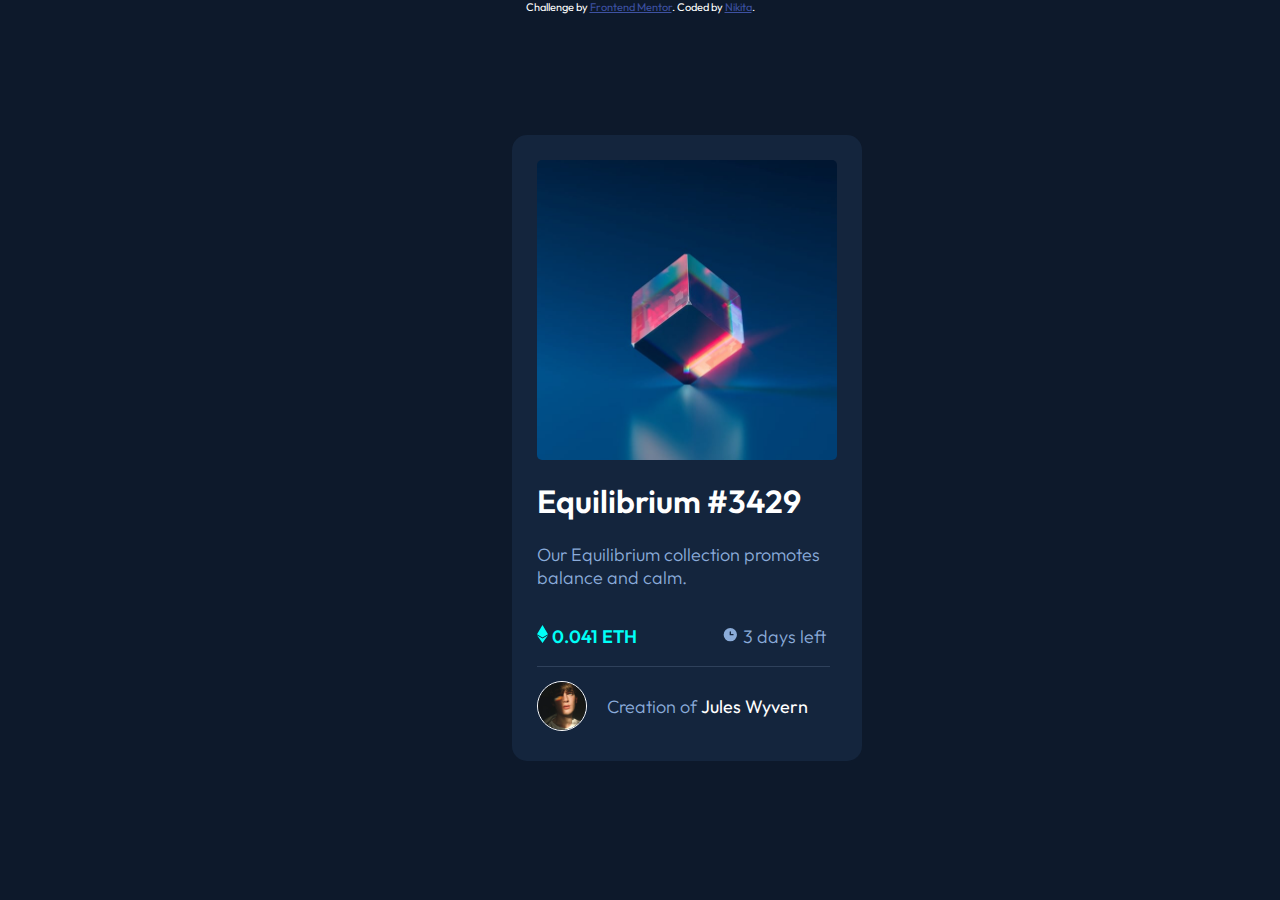
<file: nft-preview-card-component-main/nft-preview-card-component-main/index.html>
<!DOCTYPE html>
<html lang="en">
<head>
  <meta charset="UTF-8">
  <meta name="viewport" content="width=device-width, initial-scale=1.0"> <!-- displays site properly based on user's device -->
  <link rel="stylesheet" href="./styles/styles.css">
  <link rel="preconnect" href="https://fonts.googleapis.com">
  <link rel="preconnect" href="https://fonts.gstatic.com" crossorigin>
  <link href="https://fonts.googleapis.com/css2?family=Outfit:wght@300;400;600&display=swap" rel="stylesheet">
  <link rel="icon" type="image/png" sizes="32x32" href="./images/favicon-32x32.png">

  <title>Frontend Mentor | NFT preview card component</title>

  <!-- Feel free to remove these styles or customise in your own stylesheet 👍 -->
  <style>
    .attribution { font-size: 11px; text-align: center; color: hsl(0, 0%, 100%);}
    .attribution a { color: hsl(228, 45%, 44%); }
  </style>
</head>
<body>
  <main>
    <div id="margin-left" >

      <div class="fade">
        <img src="./images/image-equilibrium.jpg" alt="equilibrium" id="main-picture">
      </div>

      <h1>Equilibrium #3429</h1>

      <p class="text">Our Equilibrium collection promotes balance and calm.</p>
      <div class="flex-row">
        <p class="rate"><svg width="11" height="18" xmlns="http://www.w3.org/2000/svg">
          <path d="M11 10.216 5.5 18 0 10.216l5.5 3.263 5.5-3.262ZM5.5 0l5.496 9.169L5.5 12.43 0 9.17 5.5 0Z" fill="#00FFF8"/></svg> 0.041 ETH</p>
        <p class="text"><svg width="17" height="17" xmlns="http://www.w3.org/2000/svg">
          <path d="M8.305 2.007a6.667 6.667 0 1 0 0 13.334 6.667 6.667 0 0 0 0-13.334Zm2.667 7.334H8.305a.667.667 0 0 1-.667-.667V6.007a.667.667 0 0 1 1.334 0v2h2a.667.667 0 0 1 0 1.334Z" fill="#8BACD9"/></svg> 3 days left</p>
      </div>
      <div class="divider"></div>
      <div id="author" class="flex-row">
        <img id="image" src="./images/image-avatar.png" alt="face of a man">
        <p class="text">Creation of <a href="">Jules Wyvern</a></p>
      </div>
  </div>

  </main>

  <footer>
    <div class="attribution">
      Challenge by <a href="https://www.frontendmentor.io?ref=challenge" target="_blank">Frontend Mentor</a>.
      Coded by <a href="https://www.frontendmentor.io/profile/tossik8">Nikita</a>.
    </div>
  </footer>

</body>
</html>
</file>
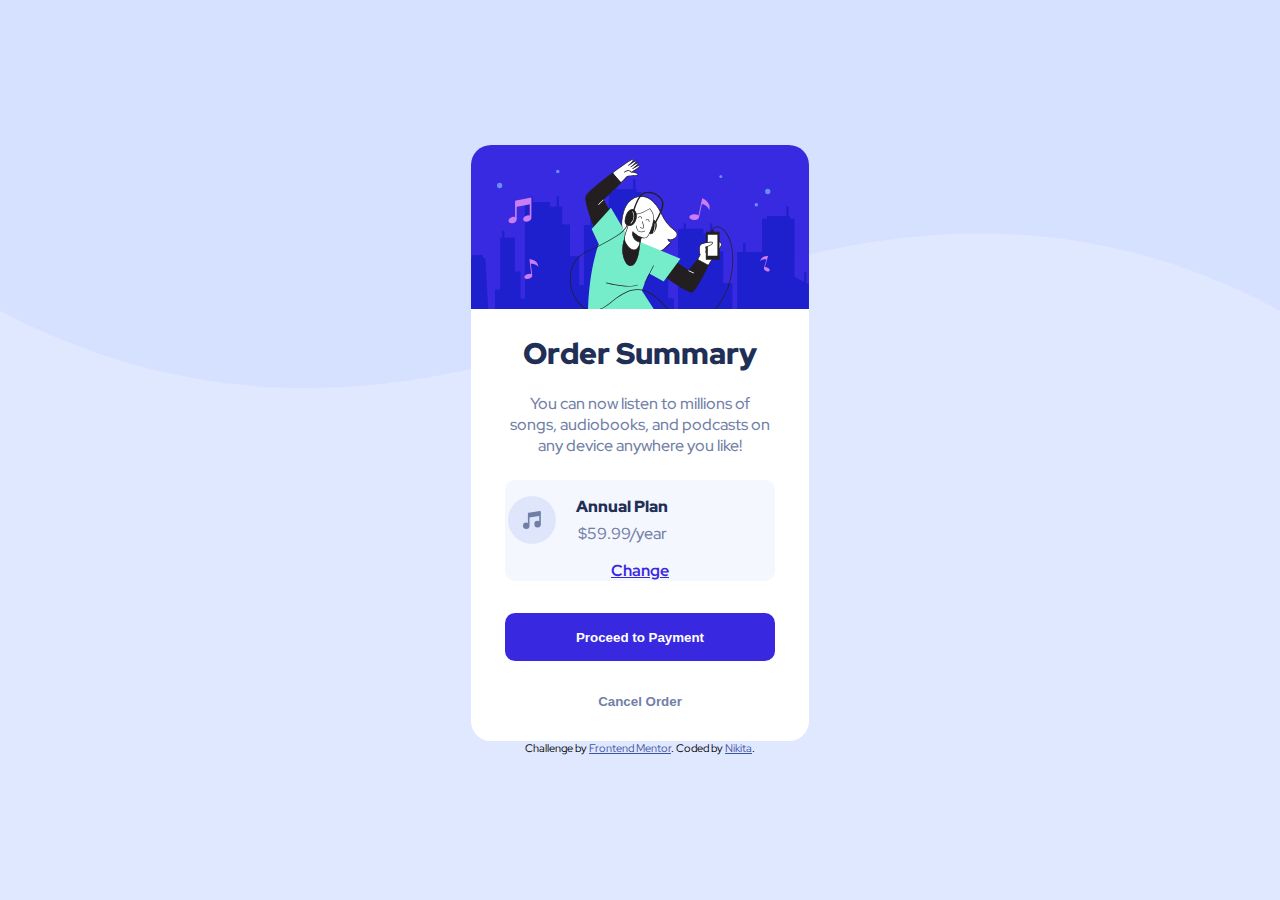
<file: order-summary-component-main/order-summary-component-main/index.html>
<!DOCTYPE html>
<html lang="en">
<head>
  <meta charset="UTF-8">
  <meta name="viewport" content="width=device-width, initial-scale=1.0"> <!-- displays site properly based on user's device -->

  <link rel="icon" type="image/png" sizes="32x32" href="./images/favicon-32x32.png">
  <link rel="stylesheet" href="./css/style.css">
  <link rel="preconnect" href="https://fonts.googleapis.com">
  <link rel="preconnect" href="https://fonts.gstatic.com" crossorigin>
  <link href="https://fonts.googleapis.com/css2?family=Red+Hat+Display:wght@500;700;900&display=swap" rel="stylesheet">
  <title>Frontend Mentor | Order summary card</title>

  <!-- Feel free to remove these styles or customise in your own stylesheet 👍 -->
  <style>
    .attribution { font-size: 11px; text-align: center; }
    .attribution a { color: hsl(228, 45%, 44%); }
  </style>
</head>
<body>
  <main>
    <img class="hero" src="./images/illustration-hero.svg" alt="A woman is listening to music and dancing.">
    <h1>Order Summary</h1>
    <p class="shorter">You can now listen to millions of songs, audiobooks, and podcasts on any
      device anywhere you like!</p>

    <div class="flex">

      <img src="./images/icon-music.svg" alt="note.">

      <div class="flex2">
        <p class="title">Annual Plan</p>
        <p class="price">$59.99/year</p>
      </div>
      <a href="#">Change</a>
    </div>
    <button class="proceed">Proceed to Payment</button>
    <button class="cancel">Cancel Order</button>
  </main>
  <footer>
    <div class="attribution">
      Challenge by <a href="https://www.frontendmentor.io?ref=challenge" target="_blank">Frontend Mentor</a>.
      Coded by <a href="https://www.frontendmentor.io/profile/tossik8">Nikita</a>.
    </div>
  </footer>
</body>
</html>
</file>
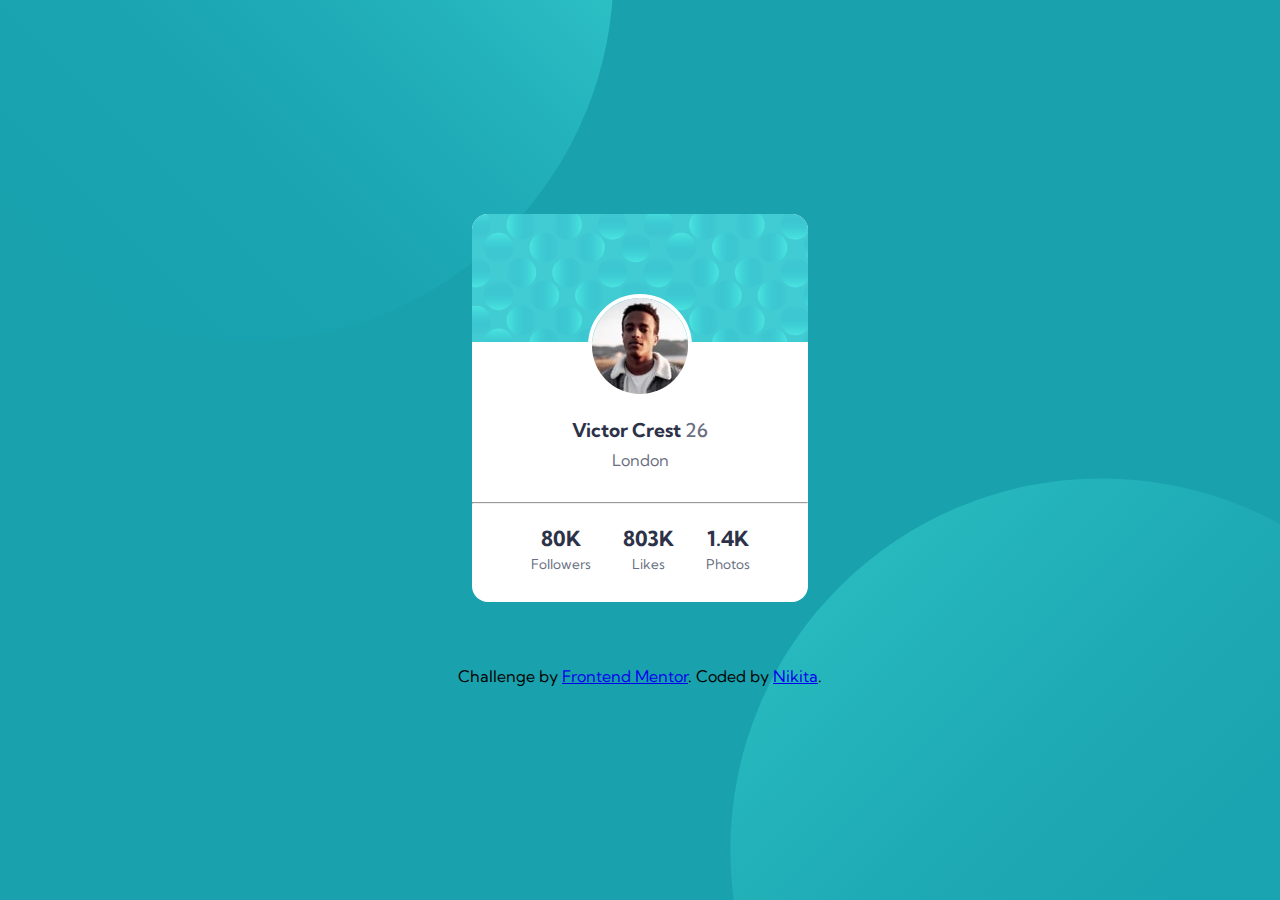
<file: profile-card-component-main/profile-card-component-main/index.html>
<!DOCTYPE html>
<html lang="en">
<head>
  <meta charset="UTF-8">
  <meta name="viewport" content="width=device-width, initial-scale=1.0"> <!-- displays site properly based on user's device -->

  <link rel="icon" type="image/png" sizes="32x32" href="./images/favicon-32x32.png">

  <title>Frontend Mentor | Profile card component</title>
  <link rel="preconnect" href="https://fonts.googleapis.com">
  <link rel="preconnect" href="https://fonts.gstatic.com" crossorigin>
  <link href="https://fonts.googleapis.com/css2?family=Kumbh+Sans:wght@400;700&display=swap" rel="stylesheet">
  <link rel="stylesheet" href="./css/style.css">

</head>
<body>
  <main>
    <div class="panel">
      <div class="background"></div>
      <img src="./images/image-victor.jpg" class="photo" alt="photo.">
      <p class="name">Victor Crest <span>26</span></p>
      <p class="location">London</p>
      <hr>
      <div class="data">
        <div class="flex-container">
          <p class="number">80K</p>
          <p class="description">Followers</p>
        </div>
        <div class="flex-container">
          <p class="number">803K</p>
          <p class="description">Likes</p>
        </div>
        <div class="flex-container">
          <p class="number">1.4K</p>
          <p class="description">Photos</p>
        </div>
      </div>
    </div>
  </main>
  <footer>
    <div class="attribution">
      Challenge by <a href="https://www.frontendmentor.io?ref=challenge" target="_blank">Frontend Mentor</a>.
      Coded by <a href="https://www.frontendmentor.io/profile/tossik8">Nikita</a>.
    </div>
  </footer>
</body>
</html>
</file>
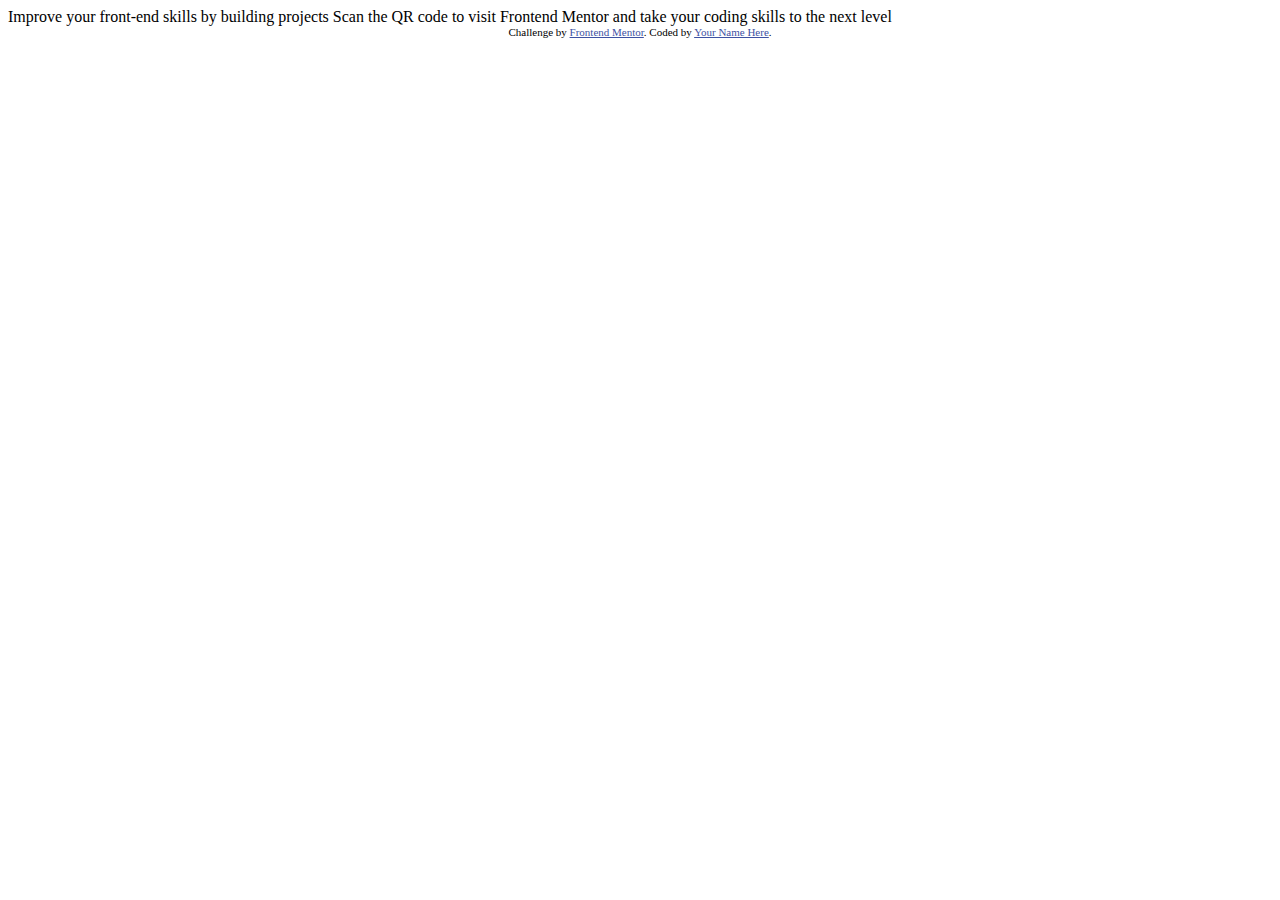
<file: qr-code-component-main/qr-code-component-main/index.html>
<!DOCTYPE html>
<html lang="en">
<head>
  <meta charset="UTF-8">
  <meta name="viewport" content="width=device-width, initial-scale=1.0"> <!-- displays site properly based on user's device -->

  <link rel="icon" type="image/png" sizes="32x32" href="./images/favicon-32x32.png">
  
  <title>Frontend Mentor | QR code component</title>

  <!-- Feel free to remove these styles or customise in your own stylesheet 👍 -->
  <style>
    .attribution { font-size: 11px; text-align: center; }
    .attribution a { color: hsl(228, 45%, 44%); }
  </style>
</head>
<body>

  Improve your front-end skills by building projects

  Scan the QR code to visit Frontend Mentor and take your coding skills to the next level
  
  <div class="attribution">
    Challenge by <a href="https://www.frontendmentor.io?ref=challenge" target="_blank">Frontend Mentor</a>. 
    Coded by <a href="#">Your Name Here</a>.
  </div>
</body>
</html>
</file>
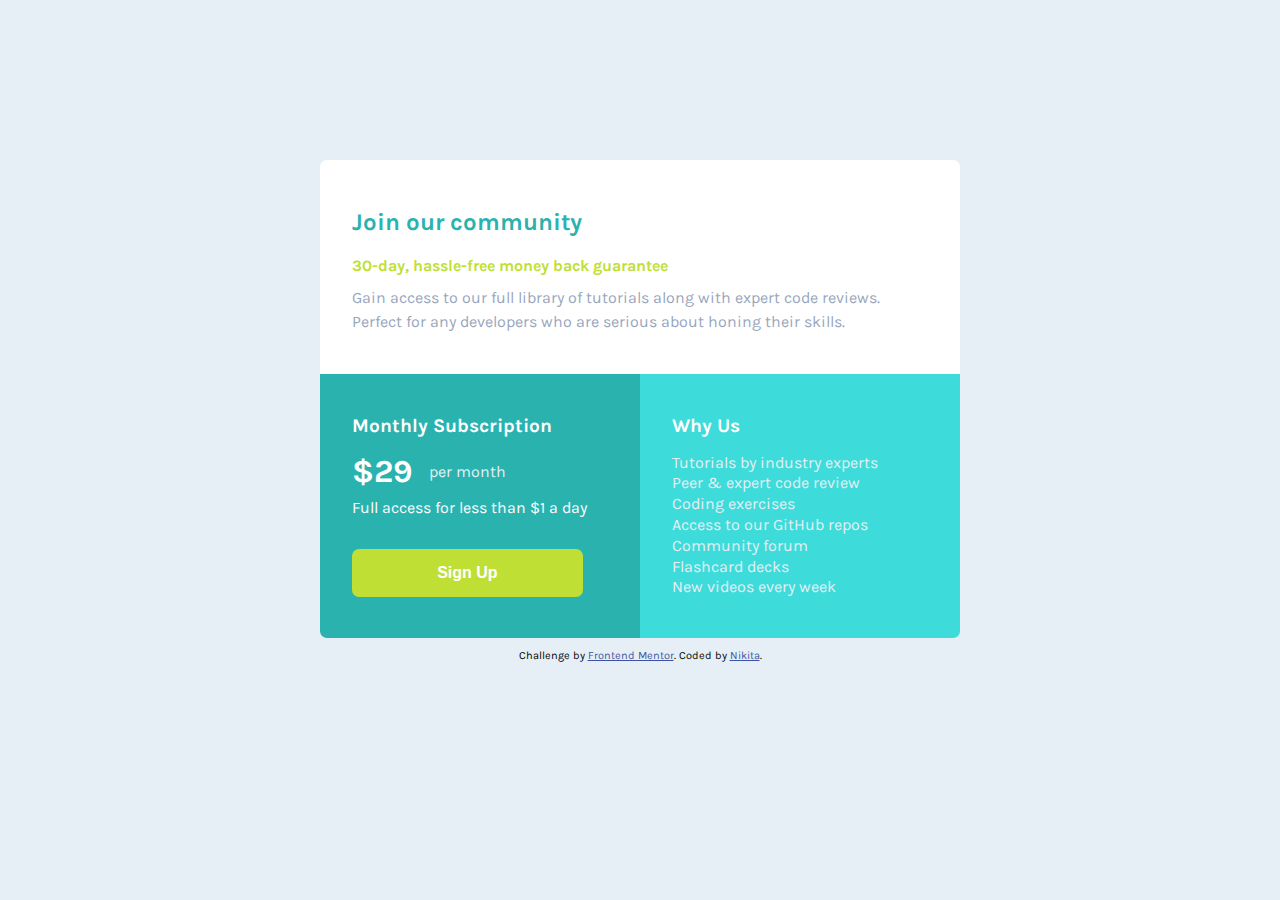
<file: single-price-grid-component-master/single-price-grid-component-master/index.html>
<!DOCTYPE html>
<html lang="en">
<head>
  <meta charset="UTF-8">
  <meta name="viewport" content="width=device-width, initial-scale=1.0"> <!-- displays site properly based on user's device -->

  <link rel="icon" type="image/png" sizes="32x32" href="./images/favicon-32x32.png">
  <link rel="stylesheet" href="./css/style.css">
  <link rel="preconnect" href="https://fonts.googleapis.com">
  <link rel="preconnect" href="https://fonts.gstatic.com" crossorigin>
  <link href="https://fonts.googleapis.com/css2?family=Karla:wght@400;700&display=swap" rel="stylesheet">
  <title>Frontend Mentor | Single Price Grid Component</title>

  <!-- Feel free to remove these styles or customise in your own stylesheet 👍 -->
  <style>
    .attribution { font-size: 11px; text-align: center; }
    .attribution a { color: hsl(228, 45%, 44%); }
  </style>
</head>
<body>
  <main>
    <div class="elements">
      <h1>Join our community</h1>
      <p class="green">30-day, hassle-free money back guarantee</p>
      <p>Gain access to our full library of tutorials along with expert code reviews.
        Perfect for any developers who are serious about honing their skills.</p>
    </div>
    <div class="elements">
      <h2>Monthly Subscription</h2>
      <div class="flex">
        <p class="price">&dollar;29</p>
        <p class="period">per month</p>
      </div>
      <p class="promotion">Full access for less than &dollar;1 a day</p>
      <button>Sign Up</button>
    </div>
    <div class="elements">
      <h2>Why Us</h2>
      <ul>
        <li>Tutorials by industry experts</li>
        <li>Peer &amp; expert code review</li>
        <li>Coding exercises</li>
        <li>Access to our GitHub repos</li>
        <li>Community forum</li>
        <li>Flashcard decks</li>
        <li>New videos every week</li>
        </ul>
    </div>
  </main>

  <footer>
    <p class="attribution">
      Challenge by <a href="https://www.frontendmentor.io?ref=challenge" target="_blank">Frontend Mentor</a>.
      Coded by <a href="https://www.frontendmentor.io/profile/tossik8">Nikita</a>.
    </p>
  </footer>
</body>
</html>
</file>
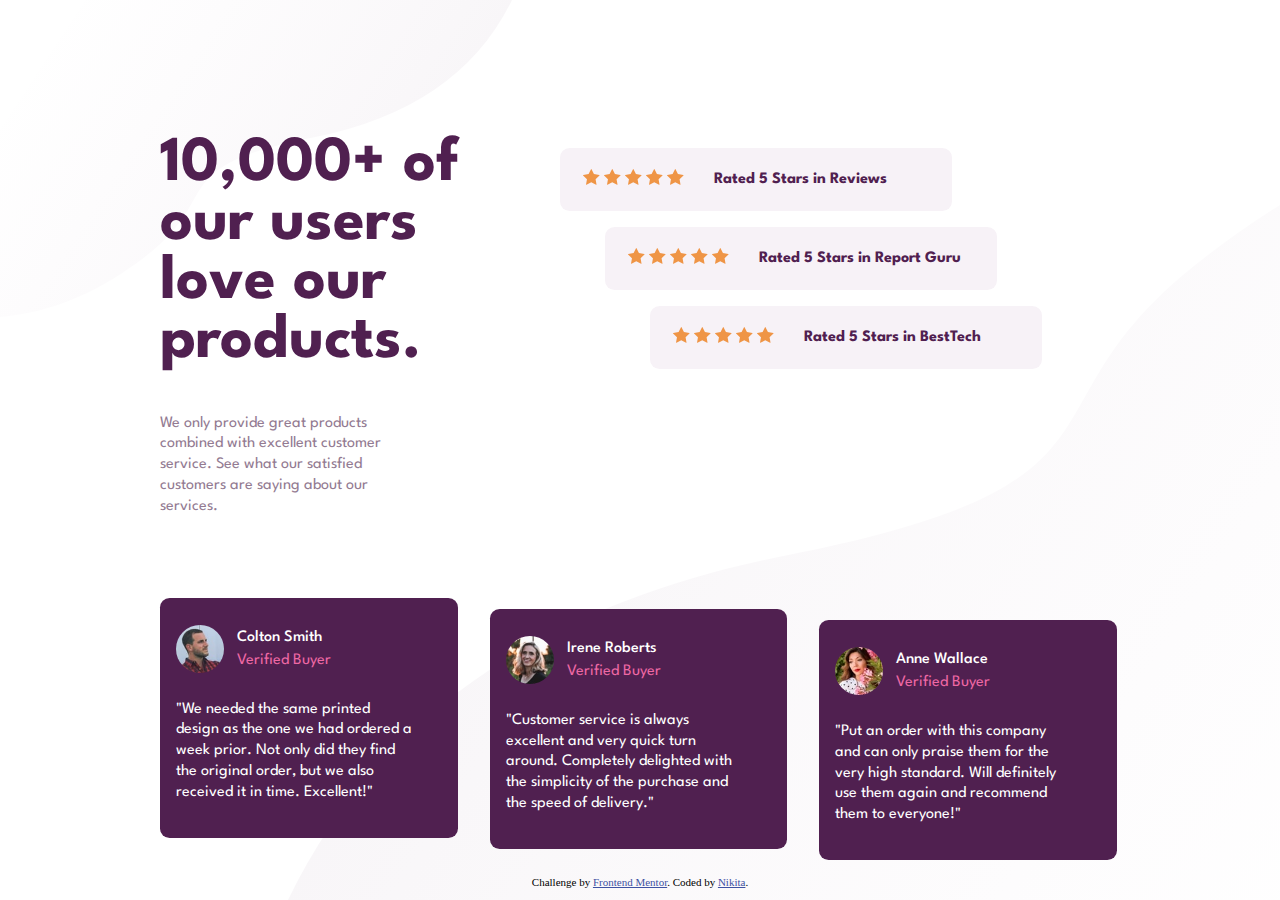
<file: social-proof-section-master/social-proof-section-master/index.html>
<!DOCTYPE html>
<html lang="en">
  <head>
    <meta charset="UTF-8" />
    <meta name="viewport" content="width=device-width, initial-scale=1.0" />
    <!-- displays site properly based on user's device -->
    <link rel="stylesheet" href="./css/style.css">
    <link
      rel="icon"
      type="image/png"
      sizes="32x32"
      href="./images/favicon-32x32.png"
    />
    <link rel="preconnect" href="https://fonts.googleapis.com">
  <link rel="preconnect" href="https://fonts.gstatic.com" crossorigin>
  <link href="https://fonts.googleapis.com/css2?family=League+Spartan:wght@400;500;700&display=swap" rel="stylesheet">

    <title>Frontend Mentor | Social proof section</title>
  </head>
  <body>
    <main>
      <div class="panel">
        <div class="intro">
          <h1>10,000+ of our users love our products.
          </h1>
          <p>We only provide great products combined with excellent customer service.
            See what our satisfied customers are saying about our services.
          </p>
        </div>
        <div class="ratings">
          <div class="rating">
            <div class="stars">
              <img src="./images/icon-star.svg" alt="star">
              <img src="./images/icon-star.svg" alt="star">
              <img src="./images/icon-star.svg" alt="star">
              <img src="./images/icon-star.svg" alt="star">
              <img src="./images/icon-star.svg" alt="star">
            </div>
            <p>Rated 5 Stars in Reviews</p>
          </div>
          <div class="rating">
            <div class="stars">
              <img src="./images/icon-star.svg" alt="star">
              <img src="./images/icon-star.svg" alt="star">
              <img src="./images/icon-star.svg" alt="star">
              <img src="./images/icon-star.svg" alt="star">
              <img src="./images/icon-star.svg" alt="star">
            </div>
            <p>Rated 5 Stars in Report Guru</p>
          </div>
          <div class="rating">
            <div class="stars">
              <img src="./images/icon-star.svg" alt="star">
              <img src="./images/icon-star.svg" alt="star">
              <img src="./images/icon-star.svg" alt="star">
              <img src="./images/icon-star.svg" alt="star">
              <img src="./images/icon-star.svg" alt="star">
            </div>
            <p>Rated 5 Stars in BestTech</p>
          </div>
        </div>
        <div class="reviews">
          <div class="review">
            <div class="person">
                <img src="./images/image-colton.jpg" alt="profile photo.">
                <div class="details">
                  <p class="name">Colton Smith</p>
                  <p class="red-paragraph">Verified Buyer</p>

                </div>

           </div>
           <p class="comment">
            "We needed the same printed design as the one we had ordered a week prior.
            Not only did they find the original order, but we also received it in time.
            Excellent!"</p>
          </div>
          <div class="review">
            <div class="person">
                <img src="./images/image-irene.jpg" alt="profile photo.">
                <div class="details">
                  <p class="name">Irene Roberts</p>
                  <p class="red-paragraph">Verified Buyer</p>
                </div>

           </div>
           <p class="comment">
            "Customer service is always excellent and very quick turn around. Completely
    delighted with the simplicity of the purchase and the speed of delivery."</p>
          </div>
          <div class="review">
            <div class="person">
                <img src="./images/image-anne.jpg" alt="profile photo.">
                <div class="details">
                  <p class="name">Anne Wallace</p>
                  <p class="red-paragraph">Verified Buyer</p>
                </div>

           </div>
           <p class="comment">
            "Put an order with this company and can only praise them for the very high
    standard. Will definitely use them again and recommend them to everyone!"</p>
          </div>
        </div>
      </div>
    </main>
    <footer>
      <div class="attribution">
        Challenge by
        <a href="https://www.frontendmentor.io?ref=challenge" target="_blank"
          >Frontend Mentor</a
        >. Coded by <a href="https://www.frontendmentor.io/profile/tossik8">Nikita</a>.
      </div>
    </footer>
  </body>
</html>
</file>
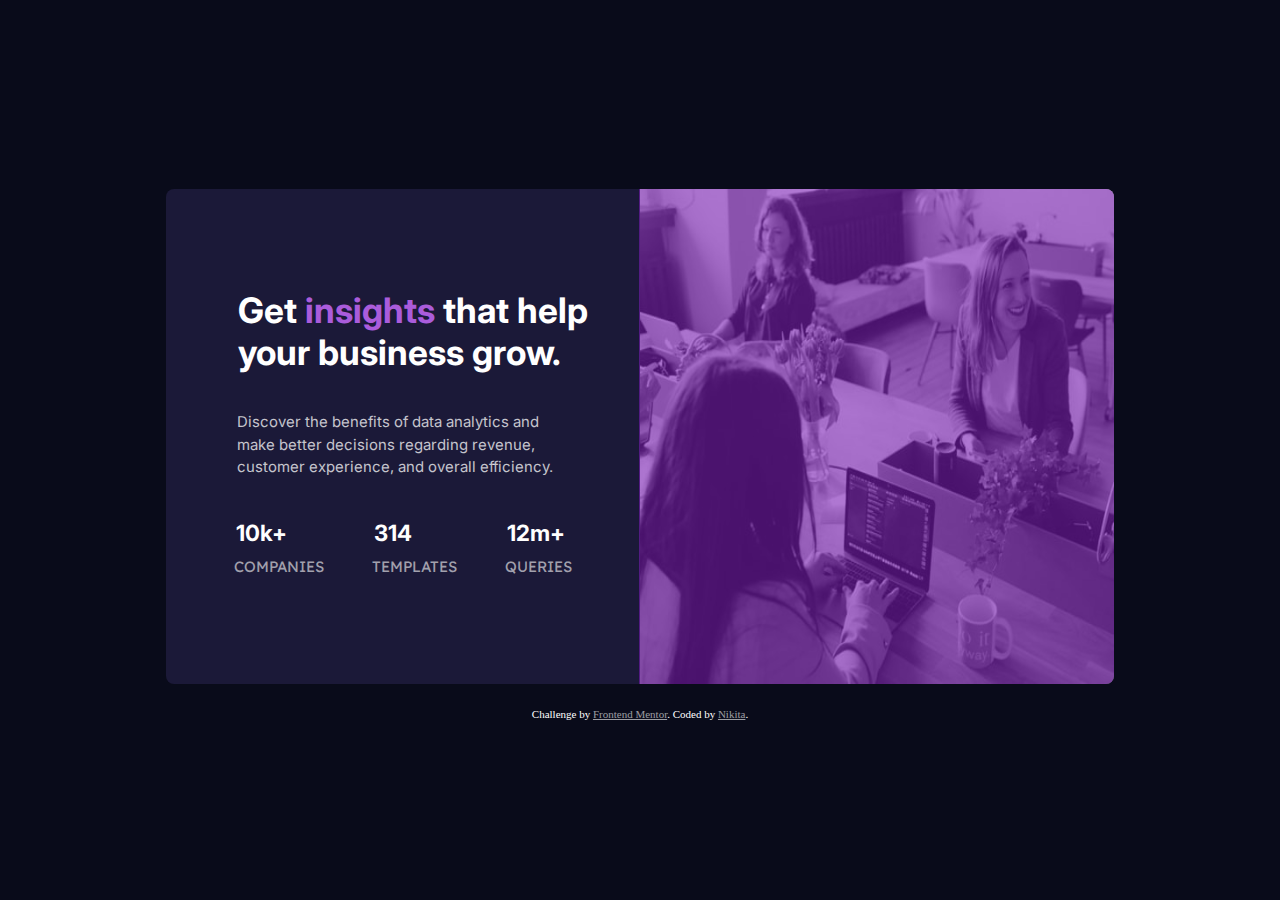
<file: stats-preview-card-component-main/stats-preview-card-component-main/index.html>
<!DOCTYPE html>
<html lang="en">
<head>
  <meta charset="UTF-8">
  <meta name="viewport" content="width=device-width, initial-scale=1.0"> <!-- displays site properly based on user's device -->

  <link rel="icon" type="image/png" sizes="32x32" href="./images/favicon-32x32.png">
  <link rel="stylesheet" href="./css/style.css">
  <title>Frontend Mentor | Stats preview card component</title>
  <link rel="preconnect" href="https://fonts.googleapis.com">
  <link rel="preconnect" href="https://fonts.gstatic.com" crossorigin>
  <link href="https://fonts.googleapis.com/css2?family=Inter:wght@400;700&family=Lexend+Deca&display=swap" rel="stylesheet">
</head>
<body>
  <main>
    <div class="panel">
      <div class="image">
        <picture>
          <source media="(max-width:375px)" srcset="./images/image-header-mobile.jpg">
          <img src="./images/image-header-desktop.jpg" alt="3 women at work.">
        </picture>
      </div>
      <div class="content">
        <h1>Get <span>insights</span> that help your business grow.
        </h1>
        <p>Discover the benefits of data analytics and make better decisions regarding revenue, customer
          experience, and overall efficiency.
        </p>
        <div class="flex">
          <div class="features">
            <p class="number">10k+</p>
            <p class="feature">COMPANIES</p>
          </div>
          <div class="features">
            <p class="number">314</p>
            <p class="feature">TEMPLATES</p>
          </div>
          <div class="features">
            <p class="number">12m+</p>
            <p class="feature">QUERIES</p>
          </div>
        </div>
      </div>

    </div>
  </main>
  <footer>
    <div class="attribution">
      Challenge by <a href="https://www.frontendmentor.io?ref=challenge" target="_blank">Frontend Mentor</a>.
      Coded by <a href="https://www.frontendmentor.io/profile/tossik8">Nikita</a>.
    </div>
  </footer>
</body>
</html>
</file>
<file: product-preview-card-component-main/styles.css>
* {
  box-sizing: border-box;
  --border-radius: 15px;
}

body {
  margin: 0;
  background-color: hsl(30deg, 38%, 92%);
}

#product {
  display: flex;
  flex-wrap: wrap;
  position: absolute;
  top: 20%;
  left: 30%;
}
#product picture img {
  width: 320px;
  border-radius: var(--border-radius) 0 0 var(--border-radius);
  height: 500px;
}
#product #info {
  display: flex;
  flex-direction: column;
  justify-content: center;
  width: 320px;
  padding-left: 20px;
  border-radius: 0 var(--border-radius) var(--border-radius) 0;
  background-color: hsl(0deg, 0%, 100%);
}
#product #info p {
  font-size: 14px;
  font-family: "Montserrat", sans-serif;
  color: hsl(228deg, 12%, 48%);
}
#product #info #description {
  width: 230px;
  line-height: 2;
  margin-top: -5px;
}
#product #info #name {
  font-weight: 700;
  margin-top: -7px;
  width: 220px;
  color: hsl(212deg, 21%, 14%);
}
#product #info #title {
  font-weight: 500;
  font-size: 22px;
  letter-spacing: 5px;
}
#product #info #price {
  display: flex;
  align-items: center;
  margin-top: -15px;
}
#product #info #price #discount {
  font-family: "Fraunces", serif;
  font-weight: 700;
  color: hsl(158deg, 36%, 37%);
  font-size: 28px;
}
#product #info #price #regular {
  margin-left: 20px;
  text-decoration: line-through;
}
#product #info button {
  background-color: hsl(158deg, 36%, 37%);
  color: hsl(0deg, 0%, 100%);
  border: none;
  border-radius: var(--border-radius);
  width: 250px;
  height: 50px;
  margin-bottom: 20px;
  font-weight: 700;
}
#product #info button:hover {
  cursor: pointer;
  background-color: hsl(158deg, 53%, 23%);
}

@media screen and (max-width: 375px) {
  #product {
    top: 7%;
    left: 5%;
    width: 93%;
  }
  #product picture img {
    border-radius: var(--border-radius) var(--border-radius) 0 0;
    -o-object-fit: cover;
       object-fit: cover;
    display: block;
    height: 250px;
    width: 88.15vw;
  }
  #product #info {
    border-radius: 0 0 var(--border-radius) var(--border-radius);
  }
  #product #info #name {
    width: 260px;
  }
}/*# sourceMappingURL=styles.css.map */
</file>
<file: 3-column-preview-card-component-main/3-column-preview-card-component-main/styles/styles.css>
body {
  margin: 0;
  background-color: hsl(0deg, 0%, 95%);
  display: flex;
  flex-wrap: wrap;
  justify-content: center;
  align-items: center;
  margin-top: 11rem;
}
body main {
  display: flex;
  flex-wrap: wrap;
  margin-left: 13.2rem;
}
body main #sedan {
  background-color: hsl(31deg, 77%, 52%);
  border-radius: 10px 0 0 10px;
}
body main #sedan button {
  color: hsl(31deg, 77%, 52%);
}
body main #sedan button:hover {
  color: hsl(0deg, 0%, 95%);
}
body main #suv {
  background-color: hsl(184deg, 100%, 22%);
}
body main #suv button {
  color: hsl(184deg, 100%, 22%);
}
body main #suv button:hover {
  color: hsl(0deg, 0%, 95%);
}
body main #luxury {
  background-color: hsl(179deg, 100%, 13%);
  border-radius: 0 10px 10px 0;
}
body main #luxury button {
  color: hsl(179deg, 100%, 13%);
}
body main #luxury button:hover {
  color: hsl(0deg, 0%, 95%);
}
body main .container {
  width: 20rem;
}
body main .container .elements {
  padding: 3.1rem;
  margin-top: -0.2rem;
}
body main .container .elements h2 {
  color: hsl(0deg, 0%, 95%);
  font-family: "Big Shoulders Display", cursive;
  font-weight: 700;
  font-size: 2.5rem;
}
body main .container .elements p {
  color: hsla(0deg, 0%, 100%, 0.75);
  font-size: 15px;
  font-family: "Lexend Deca", sans-serif;
  font-weight: 400;
  margin-bottom: 4.6rem;
  width: 120%;
  line-height: 2;
}
body main .container .elements button {
  background-color: hsl(0deg, 0%, 95%);
  border: none;
  height: 3rem;
  width: 8.4rem;
  font-family: "Lexend Deca", sans-serif;
  font-size: 15px;
  text-align: center;
  border-radius: 30px;
}
body main .container .elements button:hover {
  cursor: pointer;
  border: 3px solid hsl(0deg, 0%, 95%);
  background: transparent;
}
body .attribution {
  position: relative;
  top: 24rem;
  right: 38rem;
}

* {
  box-sizing: border-box;
}

@media screen and (max-width: 375px) {
  body {
    margin-top: 3rem;
  }
  body main {
    flex-direction: column;
    margin-left: 0.4rem;
  }
  body main #sedan {
    border-radius: 10px 10px 0 0;
  }
  body main #luxury {
    border-radius: 0 0 10px 10px;
  }
  body main .container {
    width: 18rem;
  }
  body main .container .elements {
    padding: 3rem;
  }
  body main .container .elements p {
    margin-bottom: 1rem;
  }
  body .attribution {
    visibility: hidden;
    top: 4rem;
  }
}/*# sourceMappingURL=styles.css.map */
</file>
<file: base-apparel-coming-soon-master/base-apparel-coming-soon-master/css/style.css>
* {
  box-sizing: border-box;
}

body {
  margin: 0;
  display: flex;
  flex-direction: column;
  min-height: 100vh;
  align-items: center;
  background: linear-gradient(135deg, hsl(0deg, 0%, 100%), hsl(0deg, 100%, 98%));
  font-family: "Josefin Sans", sans-serif;
}
body main .panel .info {
  display: flex;
  flex-direction: column;
  align-items: center;
  justify-content: center;
}
body main .panel .info h1 {
  color: hsl(0deg, 6%, 24%);
  font-weight: 600;
}
body main .panel .info h1 span {
  font-weight: 300;
}
body main .panel .info p, body main .panel .info span {
  color: hsl(0deg, 36%, 70%);
}
body main .panel .info form .input input {
  color: hsl(0deg, 6%, 24%);
  font-weight: 600;
  border: 1px solid hsl(0deg, 28%, 85%);
  background-color: transparent;
}
body main .panel .info form .input input:focus {
  outline: none !important;
}
body main .panel .info form .input ::-webkit-input-placeholder {
  font-weight: 300;
  color: hsl(0deg, 36%, 70%);
}
body main .panel .info form .input .red-border {
  outline: none !important;
  border: 2px solid hsl(0deg, 93%, 68%);
}
body main .panel .info form button {
  border: none;
  color: hsl(0deg, 0%, 100%);
  background: linear-gradient(135deg, hsl(0deg, 80%, 86%), hsl(0deg, 74%, 74%));
}
body main .panel .info form button:hover {
  filter: brightness(110%);
  cursor: pointer;
}
body main .panel .info .warning-text {
  position: relative;
  color: hsl(0deg, 93%, 68%);
  font-size: 0.7rem;
}
body main .panel .info .warning-icon {
  position: relative;
}

@media screen and (max-width: 375px) {
  body main .panel {
    display: flex;
    flex-direction: column;
    justify-content: center;
    align-items: center;
    gap: 1rem;
  }
  body main .panel header {
    position: absolute;
    top: 1.7rem;
    left: 2rem;
  }
  body main .panel .picture {
    margin-top: 5rem;
  }
  body main .panel .picture img {
    max-width: 100%;
    display: block;
    margin: 0 auto;
  }
  body main .panel .info h1 {
    font-size: 2.7rem;
    letter-spacing: 0.5rem;
  }
  body main .panel .info p {
    margin-top: -0.6rem;
    line-height: 1.3;
    font-size: 0.935rem;
    width: 90%;
  }
  body main .panel .info h1, body main .panel .info p {
    text-align: center;
  }
  body main .panel .info form {
    width: 83%;
  }
  body main .panel .info form .input {
    margin-top: 1.5rem;
    width: 100%;
  }
  body main .panel .info form .input input {
    width: 100%;
    height: 3rem;
    border-radius: 1.5rem;
    padding: 0 1rem;
  }
  body main .panel .info form button {
    position: relative;
    left: 75.7%;
    top: -3rem;
    height: 3rem;
    width: 25%;
    border-radius: 3rem;
  }
  body main .panel .info form .warning-text {
    top: -2rem;
    left: -12%;
  }
  body main .panel .info form .warning-icon {
    top: -6.2rem;
    left: 66%;
  }
}
@media screen and (min-width: 375px) {
  body {
    overflow: hidden;
    justify-content: center;
  }
  body main {
    margin: 0 auto;
  }
  body main .panel {
    display: grid;
    grid-template-columns: 59% 41%;
    grid-template-areas: "a b";
  }
  body main .panel header {
    position: absolute;
    top: 4rem;
    left: 12%;
  }
  body main .panel .picture {
    grid-area: b;
  }
  body main .panel .picture img {
    min-height: 100vh;
    min-width: 100%;
    max-width: 100%;
  }
  body main .panel .info {
    align-items: flex-start;
    background: url(../images/bg-pattern-desktop.svg);
    background-repeat: no-repeat;
    background-size: cover;
    padding-left: 20%;
    grid-area: a;
    width: 80%;
  }
  body main .panel .info h1 {
    font-size: 4rem;
    letter-spacing: 1rem;
  }
  body main .panel .info p {
    width: 85%;
    line-height: 1.3;
    font-size: 1rem;
    margin-top: -1.5rem;
  }
  body main .panel .info form {
    margin-top: 1.5rem;
    width: 82%;
  }
  body main .panel .info form .input {
    width: 100%;
  }
  body main .panel .info form .input input {
    width: 100%;
    height: 3rem;
    padding: 0 1rem;
    border-radius: 1.5rem;
  }
  body main .panel .info form button {
    width: 23%;
    height: 3rem;
    border-radius: 3rem;
    position: relative;
    left: 80%;
    top: -3rem;
  }
  body main .panel .info form .warning-text {
    top: -1rem;
    left: 1.5rem;
  }
  body main .panel .info form .warning-icon {
    top: -67%;
    left: 70%;
  }
  body footer {
    position: absolute;
    top: 43rem;
    left: 12%;
  }
}/*# sourceMappingURL=style.css.map */
</file>
<file: faq-accordion-card-main/faq-accordion-card-main/css/style.css>
* {
  box-sizing: border-box;
}

body {
  margin: 0;
  display: flex;
  flex-direction: column;
  min-height: 100vh;
  justify-content: center;
  align-items: center;
  font-family: "Kumbh Sans", sans-serif;
  background: linear-gradient(hsl(273deg, 75%, 66%), hsl(240deg, 73%, 65%)) no-repeat;
}
body main .panel {
  background-color: hsl(0deg, 0%, 100%);
  border-radius: 1.5rem;
}
body main .panel .info h1 {
  color: hsl(238deg, 29%, 16%);
}
body main .panel .info article .flex {
  display: flex;
}
body main .panel .info article .flex img {
  -o-object-fit: contain;
     object-fit: contain;
  transition: transform 0.6s ease;
}
body main .panel .info article .flex .question {
  color: hsl(237deg, 12%, 33%);
  font-weight: 400;
  font-size: 0.75rem;
}
body main .panel .info article .flex .question.bold {
  font-weight: 700;
}
body main .panel .info article .flex .question:hover {
  color: hsl(14deg, 88%, 65%);
  cursor: pointer;
}
body main .panel .info article .flex .rotate-img {
  transform: rotate(180deg);
  transition: transform 0.5s ease-in;
}
body main .panel .info article .answer {
  color: hsl(240deg, 6%, 50%);
  font-size: 0.75rem;
  margin-top: -0.3rem;
  width: 86%;
}
body main .panel .info article hr {
  background-color: hsl(240deg, 5%, 91%);
}
body footer .attribution {
  font-size: 11px;
  text-align: center;
}
body footer .attribution a {
  color: hsl(228deg, 45%, 44%);
}

@media screen and (max-width: 376px) {
  body main {
    margin-top: 5rem;
    width: 90%;
  }
  body main .panel {
    display: flex;
    flex-direction: column;
    justify-content: center;
    padding: 0 1.5rem 3rem;
  }
  body main .panel .image {
    background: url(../images/bg-pattern-mobile.svg) no-repeat;
    background-position: top 1.5rem left 1.5rem;
    background-size: 80%;
  }
  body main .panel .image img {
    position: relative;
    width: 80%;
    top: -20vw;
    left: 1.5rem;
  }
  body main .panel .info h1 {
    margin-top: -3.5rem;
    text-align: center;
    font-size: 2.1rem;
  }
  body main .panel .info article .flex .question {
    width: 80%;
  }
  body main .panel .info .question-article:nth-of-type(1) .flex {
    gap: 3.8rem;
  }
  body main .panel .info .question-article:nth-of-type(2) .flex {
    gap: 3.9rem;
  }
  body main .panel .info .question-article:nth-of-type(3) .flex {
    gap: 23.4%;
  }
  body main .panel .info .question-article:nth-of-type(4) .flex {
    gap: 22.4%;
  }
  body main .panel .info .question-article:nth-of-type(5) .flex {
    gap: 3.4rem;
  }
}
@media screen and (min-width: 376px) {
  body main {
    width: 70%;
  }
  body main .panel {
    display: grid;
    grid-template-columns: 1fr 1fr;
    grid-template-areas: "a b";
  }
  body main .panel .image {
    grid-area: a;
  }
  body main .panel .image .woman-container {
    overflow: hidden;
    background: url(../images/bg-pattern-desktop.svg) no-repeat;
    background-size: auto;
    background-position: top -13rem left -29rem;
    height: 100%;
    display: flex;
    align-items: center;
  }
  body main .panel .image .woman-container .woman {
    position: relative;
    left: -4vw;
    width: 35rem;
    margin-top: 10%;
  }
  body main .panel .image .box {
    position: absolute;
    width: 13rem;
    top: 45.5vh;
    left: 10%;
    margin-bottom: -10rem;
  }
  body main .panel .info {
    grid-area: b;
    width: 80%;
    padding: 4rem 0;
  }
  body main .panel .info article .flex {
    justify-content: space-between;
  }
  body main .panel .info article .flex .question {
    font-size: 1rem;
  }
  body main .panel .info article .answer {
    font-size: 0.8rem;
  }
}/*# sourceMappingURL=style.css.map */
</file>
<file: four-card-feature-section-master/four-card-feature-section-master/css/style.css>
* {
  box-sizing: border-box;
}

body {
  margin: 0;
  padding: 0;
  font-family: "Poppins", sans-serif;
  background-color: hsl(0deg, 0%, 98%);
}
body p {
  color: hsl(229deg, 6%, 66%);
  font-size: 0.998rem;
  font-weight: 400;
}
body h1, body h2 {
  color: hsl(234deg, 12%, 34%);
  font-weight: 600;
}
body header {
  text-align: center;
  width: 32vw;
  margin: 0 auto;
  margin-top: 3rem;
}
body header .big-text {
  font-size: 2rem;
  font-weight: 200;
  margin-bottom: -1.5rem;
}
body main section {
  display: flex;
}
body main section .info {
  background-color: hsl(0deg, 0%, 100%);
  width: 24rem;
  border-radius: 5px;
  box-shadow: 0 10px 10px hsl(231deg, 58%, 95%);
}
body main section .info .top-bar {
  height: 0.2rem;
  border-radius: 5px 5px 0 0;
}
body main section .info h2, body main section .info p {
  margin-left: 1.5rem;
}
body main section .info h2 {
  margin-bottom: -0.4rem;
}
body main section .info img {
  margin: 2rem 0 2.5rem 18.5rem;
}
body main section .info:nth-of-type(1) .top-bar {
  background-color: hsl(180deg, 62%, 55%);
}
body main section .info:nth-of-type(2) .top-bar {
  background-color: hsl(0deg, 78%, 62%);
}
body main section .info:nth-of-type(3) .top-bar {
  background-color: hsl(34deg, 97%, 64%);
}
body main section .info:nth-of-type(4) .top-bar {
  background-color: hsl(212deg, 86%, 64%);
}

@media screen and (min-width: 1545px) {
  body main section {
    justify-content: center;
  }
  body main section .info {
    position: relative;
  }
  body main section .info:nth-of-type(1) {
    left: 10.5rem;
    top: 10rem;
  }
  body main section .info:nth-of-type(2) {
    left: 12rem;
  }
  body main section .info:nth-of-type(3) {
    top: 19rem;
    left: -11.95rem;
  }
  body main section .info:nth-of-type(4) {
    top: 10.1rem;
    left: -10.1rem;
  }
  body footer {
    margin-top: 20rem;
  }
}
@media screen and (max-width: 1545px) {
  body header p:nth-of-type(2) {
    width: 110%;
  }
  body main section {
    margin: 3rem 0 0 3rem;
    display: grid;
    grid-template-columns: repeat(3, 1fr);
    gap: 1rem;
    -moz-column-gap: 1rem;
         column-gap: 1rem;
    justify-content: center;
    align-items: center;
  }
  body main section .info {
    position: unset;
  }
  body main section .info img {
    margin-bottom: 1.5rem;
  }
  body main section .info:nth-of-type(1) {
    grid-column: 1;
    margin-top: 8rem;
    margin-left: 3rem;
  }
  body main section .info:nth-of-type(2) {
    grid-column: 2;
    margin-top: -12rem;
  }
  body main section .info:nth-of-type(3) {
    grid-column: 2;
    margin-top: -10rem;
  }
  body main section .info:nth-of-type(4) {
    grid-column: 3;
    margin-top: -24rem;
    margin-left: -3rem;
  }
  body footer {
    margin-top: -0.3rem;
  }
}
@media screen and (max-width: 375px) {
  body header {
    width: 100%;
    margin-bottom: 60px;
  }
  body header h1, body header .big-text {
    font-size: 1.5rem;
  }
  body header .big-text {
    margin-left: 0.55rem;
  }
  body header p {
    width: 95%;
  }
  body main section {
    margin-left: 2rem;
    flex-direction: column;
    row-gap: 2rem;
  }
  body main section .info {
    position: unset;
    width: 90%;
  }
  body main section .info p {
    font-size: 0.75rem;
    width: 80%;
  }
  body main section .info img {
    margin-left: 12.5rem;
  }
  body footer {
    margin-top: 3rem;
  }
}/*# sourceMappingURL=style.css.map */
</file>
<file: huddle-landing-page-with-single-introductory-section-master/huddle-landing-page-with-single-introductory-section-master/styles/styles.css>
* {
  box-sizing: border-box;
}

body {
  margin: 0;
  margin-left: 5%;
  background: url(../images/bg-desktop.svg);
  background-color: hsl(257deg, 40%, 49%);
  background-repeat: no-repeat;
  background-size: cover;
}
body header {
  margin-top: 2%;
}
body main {
  margin-top: 5%;
  height: 95%;
}
body main .main-content {
  display: flex;
  flex-wrap: wrap;
  justify-content: space-between;
}
body main .main-content .chats {
  display: block;
  -o-object-fit: cover;
     object-fit: cover;
  max-width: 100%;
}
body main .main-content .intro {
  position: absolute;
  top: 20%;
  left: 60%;
  width: 25%;
}
body main .main-content .intro h1 {
  color: white;
  font-weight: 600;
  font-size: 2.4rem;
  font-family: "Poppins", sans-serif;
}
body main .main-content .intro p {
  font-weight: 400;
  font-size: 1rem;
  font-family: "Poppins", sans-serif;
  width: 118%;
  line-height: 1.6;
  color: hsl(0deg, 0%, 100%);
}
body main .main-content .intro button {
  background-color: hsl(0deg, 0%, 100%);
  border: none;
  color: hsl(257deg, 40%, 49%);
  width: 150px;
  height: 40px;
  border-radius: 20px;
  font-weight: 400;
  font-family: "Open sans", sans-serif;
  box-shadow: 9px 7px 17px 4px rgba(44, 39, 39, 0.32);
}
body main .main-content .intro button:hover {
  background-color: hsl(300deg, 69%, 71%);
  cursor: pointer;
}
body main .social-links {
  display: flex;
  flex-wrap: wrap;
  gap: 10px;
  margin: 5% 0 0 80%;
}
body main .social-links .link {
  width: 35px;
  height: 35px;
  display: flex;
  justify-content: center;
  align-items: center;
  border-radius: 17px;
  border: 1px solid white;
}
body main .social-links .link svg {
  width: 20px;
  height: 20px;
  fill: white;
}
body main .social-links .link:hover {
  border: 1px solid hsl(300deg, 69%, 71%);
  cursor: pointer;
}
body main .social-links .link:hover svg {
  fill: hsl(300deg, 69%, 71%);
}

@media screen and (max-width: 375px) {
  body {
    background: url("../images/bg-mobile.svg");
    background-color: hsl(257deg, 40%, 49%);
    background-size: contain;
    background-repeat: no-repeat;
  }
  body header svg {
    width: 100px;
    height: 100px;
    margin-left: 10%;
  }
  body main .main-content .chats {
    margin: 0 auto;
    width: 250px;
    height: 250px;
    -o-object-fit: contain;
       object-fit: contain;
    margin-top: -50px;
  }
  body main .main-content .intro {
    position: static;
    display: flex;
    justify-content: center;
    align-items: center;
    flex-wrap: nowrap;
    flex-direction: column;
    width: 100%;
    text-align: center;
  }
  body main .main-content .intro h1 {
    font-size: 22px;
    width: 80%;
  }
  body main .main-content .intro p {
    font-size: 16px;
    width: 200px;
    line-height: 1.5;
  }
  body main .social-links {
    margin-top: 15px;
    margin-left: 30%;
  }
}/*# sourceMappingURL=styles.css.map */
</file>
<file: interactive-rating-component-main/interactive-rating-component-main/styles/styles.css>
* {
  box-sizing: border-box;
}

body {
  margin: 0;
  background-color: hsl(216deg, 12%, 8%);
}

main {
  color: hsl(217deg, 12%, 63%);
  width: 370px;
  background-color: hsl(213deg, 19%, 18%);
  position: absolute;
  top: 25%;
  left: 38%;
  font-family: "Overpass", sans-serif;
  border-radius: 25px;
}
main .wrapper {
  margin: 20px;
}
main .wrapper .illustration {
  display: block;
}
main .wrapper .oval {
  border-radius: 15px;
  width: 200px;
  height: 30px;
  display: flex;
  justify-content: center;
  align-items: center;
  margin: 30px 0 10px 0;
  color: hsl(25deg, 97%, 53%);
  background-color: hsl(216deg, 12%, 8%);
}
main .wrapper .text h1 {
  color: hsl(0deg, 0%, 100%);
  font-weight: 700;
}
main .wrapper .text p {
  margin-top: -10px;
  font-size: 15px;
  font-weight: 400;
}
main .wrapper .circles {
  display: flex;
  flex-wrap: wrap;
  gap: 20px;
}
main .wrapper .circle {
  background-color: hsl(216deg, 12%, 8%);
  width: 50px;
  display: flex;
  justify-content: center;
  align-items: center;
  height: 50px;
  border-radius: 50px;
}
main .wrapper .circle #label-option-1 {
  margin-left: 1.2px;
}
main .wrapper .circle .radio-button {
  margin-left: 3px;
  visibility: hidden;
  cursor: inherit;
}
main .wrapper .circle label {
  cursor: inherit;
}
main .wrapper button {
  background-color: hsl(25deg, 97%, 53%);
  color: hsl(0deg, 0%, 100%);
  border: none;
  width: 100%;
  height: 40px;
  border-radius: 25px;
  margin-top: 20px;
  letter-spacing: 1.5px;
  font-weight: 700;
  cursor: pointer;
}
main .wrapper button:hover {
  background-color: hsl(0deg, 0%, 100%);
  color: hsl(25deg, 97%, 53%);
}
main .wrapper .effects {
  justify-content: left;
  cursor: pointer;
}
main .center {
  display: flex;
  flex-direction: column;
  align-items: center;
  justify-content: center;
  text-align: center;
}

@media screen and (max-width: 375px) {
  body {
    width: 100%;
  }
  main {
    top: 20%;
    left: 5px;
    width: 300px;
  }
  main .wrapper .circles {
    gap: 10px;
  }
  main .wrapper .circles .circle {
    width: 40px;
    height: 40px;
  }
  main .wrapper .circles .circle .radio-button {
    margin-left: -0.5px;
  }
  main .wrapper .circles .circle label {
    margin-left: -1px;
  }
}/*# sourceMappingURL=styles.css.map */
</file>
<file: intro-component-with-signup-form-master/intro-component-with-signup-form-master/css/style.css>
* {
  box-sizing: border-box;
}

body {
  font-family: "Poppins", sans-serif;
  display: flex;
  justify-content: center;
  align-items: center;
  flex-direction: column;
}
body main .panel .white-span {
  color: hsl(0deg, 0%, 100%);
}
body main .panel .red-span {
  color: hsl(0deg, 100%, 74%);
}
body main .panel .left-side h1, body main .panel .left-side p {
  color: hsl(0deg, 0%, 100%);
}
body main .panel .right-side .discount, body main .panel .right-side .form {
  box-shadow: 0px 0.3rem hsla(249deg, 10%, 26%, 0.3);
}
body main .panel .right-side .discount {
  background-color: hsl(248deg, 32%, 49%);
}
body main .panel .right-side .discount p {
  color: hsl(246deg, 25%, 77%);
}
body main .panel .right-side .discount .white-span {
  font-weight: 500;
}
body main .panel .right-side .form {
  background-color: hsl(0deg, 0%, 100%);
}
body main .panel .right-side .form form .input {
  display: flex;
  flex-direction: column;
  justify-content: right;
  align-items: flex-end;
}
body main .panel .right-side .form form .input input {
  border: 1px solid hsl(246deg, 25%, 77%);
  display: block;
  color: hsl(249deg, 10%, 26%);
  font-weight: 700;
  font-size: 1.1rem;
}
body main .panel .right-side .form form .input input:focus {
  outline: none !important;
  border: 1.5px solid hsl(248deg, 32%, 49%);
}
body main .panel .right-side .form form .input .red-placeholder::-webkit-input-placeholder {
  color: hsl(0deg, 100%, 74%);
}
body main .panel .right-side .form form .input ::-webkit-input-placeholder {
  color: hsl(246deg, 25%, 77%);
  font-weight: 600;
}
body main .panel .right-side .form form .input .icon {
  position: absolute;
  top: -2.3rem;
  left: 75%;
}
body main .panel .right-side .form form .input .warning.red {
  color: hsl(0deg, 100%, 74%);
  font-size: 0.735rem;
  margin-top: -1rem;
  font-style: italic;
  position: relative;
}
body main .panel .right-side .form form .input .red-border {
  outline: none !important;
  border: 1.5px solid hsl(0deg, 100%, 74%);
}
body main .panel .right-side .form form button {
  color: hsl(0deg, 0%, 100%);
  background-color: hsl(154deg, 59%, 51%);
  font-weight: 500;
  border: none;
  border-bottom: 2px solid hsl(154deg, 57%, 44%);
}
body main .panel .right-side .form form button:hover {
  cursor: pointer;
  filter: brightness(110%);
}
body main .panel .right-side .form footer small {
  color: hsl(246deg, 25%, 77%);
}

@media screen and (max-width: 1740px) {
  body {
    background: url(../images/bg-intro-desktop.png);
    background-color: hsl(0deg, 100%, 74%);
    min-height: 100vh;
    overflow: hidden;
  }
  body main {
    margin-top: 3rem;
    display: flex;
    justify-content: center;
    align-items: center;
  }
  body main .panel {
    width: 80%;
    display: grid;
    grid-template-columns: 0.5fr, 1.5fr;
    grid-template-areas: "a b ";
  }
  body main .panel .left-side {
    min-height: 100%;
    display: flex;
    justify-content: center;
    flex-direction: column;
    grid-area: a;
  }
  body main .panel .left-side h1 {
    margin-bottom: -0.5rem;
    font-size: 3rem;
  }
  body main .panel .left-side p {
    width: 89%;
  }
  body main .panel .right-side {
    grid-area: b;
    margin-right: 3.5rem;
  }
  body main .panel .right-side .discount {
    text-align: center;
    padding: 0.3rem;
    border-radius: 1rem;
    margin-bottom: 2rem;
  }
  body main .panel .right-side .form {
    padding: 2rem;
    border-radius: 0.5rem;
  }
  body main .panel .right-side .form form .input input {
    height: 3rem;
    padding-left: 0.8rem;
    width: 100%;
    margin-bottom: 1rem;
    border-radius: 0.3rem;
  }
  body main .panel .right-side .form form button {
    width: 100%;
    padding: 0.9rem;
    font-size: 1.1rem;
    border-radius: 0.3rem;
  }
  body main .panel .right-side .form footer {
    padding-top: 1rem;
  }
  body main .panel .right-side .form footer small {
    font-size: 0.8rem;
  }
}
@media (max-width: 375px) {
  body {
    background: url(../images/bg-intro-mobile.png);
    background-color: hsl(0deg, 100%, 74%);
    overflow: visible;
  }
  body main {
    margin-top: 3rem;
  }
  body main .panel {
    width: 95%;
    display: flex;
    flex-direction: column;
    justify-content: center;
    align-items: center;
  }
  body main .panel .left-side {
    display: flex;
    flex-direction: column;
    justify-content: center;
    align-items: center;
    text-align: center;
    margin-bottom: 3rem;
  }
  body main .panel .left-side h1, body main .panel .left-side p {
    width: 100%;
  }
  body main .panel .left-side h1 {
    font-size: 2rem;
    margin-bottom: 0.2rem;
  }
  body main .panel .left-side p {
    font-size: 0.99rem;
  }
  body main .panel .right-side {
    display: flex;
    flex-direction: column;
    justify-content: center;
    align-items: center;
    text-align: center;
    margin-right: 0;
    row-gap: 1rem;
  }
  body main .panel .right-side .discount {
    border-radius: 0.7rem;
    padding: 1rem;
    width: 100%;
    margin-bottom: 0.5rem;
  }
  body main .panel .right-side .discount p {
    width: 80%;
    margin: 0 auto;
  }
  body main .panel .right-side .form {
    padding: 1.5rem;
    border-radius: 0.7rem;
  }
  body main .panel .right-side .form form .input input {
    width: 100%;
    margin-bottom: 1rem;
    height: 3rem;
    border-radius: 0.3rem;
    padding-left: 1rem;
  }
  body main .panel .right-side .form form button {
    width: 100%;
    height: 3.5rem;
    border-radius: 0.3rem;
    font-size: 1.1rem;
    font-weight: 600;
  }
  body main .panel .right-side footer {
    width: 85%;
    font-size: 0.77rem;
    margin: 0 auto;
  }
}/*# sourceMappingURL=style.css.map */
</file>
<file: nft-preview-card-component-main/nft-preview-card-component-main/styles/styles.css>
* {
  box-sizing: border-box;
}

body {
  font-family: "Outfit", sans-serif;
  margin: 0;
  background-color: hsl(217deg, 54%, 11%);
}

main {
  position: absolute;
  top: 15%;
  left: 40%;
  width: 350px;
  display: flex;
  flex-direction: column;
  border-radius: 15px;
  background-color: hsl(216deg, 50%, 16%);
  padding: 25px 0;
}
main #margin-left {
  margin-left: 25px;
}
main #margin-left .fade {
  margin-left: 0px;
  width: 300px;
  height: 300px;
}
main #margin-left .fade #main-picture {
  width: 100%;
  height: 100%;
  border-radius: 5px;
}
main #margin-left .fade::after {
  content: url(../images/icon-view.svg);
  display: flex;
  justify-content: center;
  align-items: center;
  background-color: hsl(178deg, 100%, 50%);
  width: 87%;
  border-radius: 5px;
  height: 48%;
  position: absolute;
  top: 25px;
  left: 25px;
  opacity: 0;
  transition: opacity 0.5s ease;
}
main #margin-left .fade:hover::after {
  cursor: pointer;
  transition: opacity 0.5s ease;
  opacity: 0.5;
}
main #margin-left p {
  font-size: 18px;
  color: hsl(215deg, 51%, 70%);
  font-weight: 300;
}
main #margin-left h1 {
  color: hsl(0deg, 0%, 100%);
  font-weight: 600;
}
main #margin-left h1:hover {
  color: hsl(178deg, 100%, 50%);
  cursor: pointer;
}
main #margin-left .flex-row {
  display: flex;
  flex-wrap: wrap;
  align-items: center;
}
main #margin-left .flex-row #image {
  width: 50px;
  height: 50px;
  border: 1px solid hsl(0deg, 0%, 100%);
  border-radius: 30px;
  margin-right: 20px;
}
main #margin-left .flex-row a {
  color: hsl(0deg, 0%, 100%);
  text-decoration: none;
  font-weight: 400;
}
main #margin-left .flex-row a:hover {
  color: hsl(178deg, 100%, 50%);
}
main #margin-left .flex-row .rate {
  color: hsl(178deg, 100%, 50%);
  margin-right: 85px;
  font-weight: 600;
}
main #margin-left #author {
  margin-top: 10px;
}
main #margin-left .divider {
  background-color: hsl(215deg, 32%, 27%);
  width: 90%;
  height: 1px;
}

@media screen and (max-width: 375px) {
  main {
    left: 15px;
    top: 30px;
    width: 290px;
    height: 440px;
  }
  main #margin-left {
    margin-left: 17px;
  }
  main #margin-left .fade {
    width: 100px;
    height: 100px;
    margin-left: 30%;
  }
  main #margin-left .fade #main-picture {
    width: 100%;
    height: 100%;
    -o-object-fit: contain;
       object-fit: contain;
  }
  main #margin-left .fade::after {
    left: 34%;
    width: 35%;
    height: 23%;
  }
  main #margin-left .flex-row .rate {
    margin-right: 20px;
  }
  main #margin-left .flex-row #image {
    margin-right: 15px;
  }
}/*# sourceMappingURL=styles.css.map */
</file>
<file: order-summary-component-main/order-summary-component-main/css/style.css>
* {
  box-sizing: border-box;
}

body {
  margin: 0;
  font-family: "Red Hat Display", sans-serif;
  background: url("../images/pattern-background-desktop.svg") no-repeat;
  background-size: contain;
  min-height: 100vh;
  display: flex;
  justify-content: center;
  align-items: center;
  flex-direction: column;
  background-color: hsl(225deg, 100%, 94%);
}
body main {
  background-color: hsl(0deg, 0%, 100%);
  width: 26.33vw;
  border-radius: 20px;
  text-align: center;
}
body main h1, body main .title {
  color: hsl(223deg, 47%, 23%);
}
body main h1 {
  font-weight: 900;
  font-size: 1.85rem;
}
body main p {
  font-weight: 500;
  color: hsl(224deg, 23%, 55%);
}
body main .shorter {
  margin: 0 auto;
  width: 80%;
  margin-bottom: 1.5rem;
}
body main .hero {
  border-radius: 20px 20px 0 0;
  width: 26.33vw;
}
body main .flex {
  display: flex;
  flex-wrap: wrap;
  justify-content: center;
  align-items: center;
  background-color: hsl(225deg, 100%, 98%);
  width: 80%;
  margin: 0 auto;
  border-radius: 10px;
}
body main .flex .flex2 {
  margin-right: 6.5rem;
  margin-left: 1.3rem;
}
body main .flex .flex2 .title {
  margin-top: 1rem;
  font-weight: 900;
}
body main .flex .flex2 .price {
  margin-top: -0.6rem;
}
body main .flex a {
  color: hsl(245deg, 75%, 52%);
  font-weight: 700;
}
body main .flex a:hover {
  color: hsl(266deg, 66%, 62%);
  text-decoration: none;
}
body main .proceed, body main .cancel {
  width: 80%;
  border: none;
  height: 3rem;
  margin-top: 2rem;
  cursor: pointer;
}
body main .proceed {
  background-color: hsl(245deg, 75%, 52%);
  border-radius: 10px;
  font-weight: 700;
  color: hsl(0deg, 0%, 100%);
}
body main .cancel {
  background-color: transparent;
  color: hsl(224deg, 23%, 55%);
  margin-top: 1rem;
  margin-bottom: 1rem;
  font-weight: 900;
}
body main .proceed:hover {
  background-color: hsl(266deg, 66%, 62%);
}
body main .cancel:hover {
  color: hsl(223deg, 47%, 23%);
}

@media screen and (max-width: 375px) {
  body {
    background: url(../images/pattern-background-mobile.svg) no-repeat;
    background-size: contain;
    background-color: hsl(225deg, 100%, 94%);
  }
  body main {
    width: 90vw;
  }
  body main .hero {
    width: 90vw;
  }
  body main h1 {
    font-size: 1.45rem;
  }
  body main .flex {
    width: 80%;
  }
  body main .flex img {
    margin-right: -0.5rem;
  }
  body main .flex .flex2 {
    margin-right: 1rem;
  }
}/*# sourceMappingURL=style.css.map */
</file>
<file: profile-card-component-main/profile-card-component-main/css/style.css>
* {
  box-sizing: border-box;
}

body {
  margin: 0;
  background-color: hsl(185deg, 75%, 39%);
  background-image: url(../images/bg-pattern-bottom.svg), url(../images/bg-pattern-top.svg);
  background-repeat: no-repeat;
  display: flex;
  min-height: 100vh;
  flex-direction: column;
  justify-content: center;
  align-items: center;
  background-size: 58%;
  background-position: bottom -20rem right -12rem, top -25rem left -8rem;
  font-family: "Kumbh Sans", sans-serif;
}
body main .panel {
  background-color: hsl(0deg, 0%, 100%);
  text-align: center;
  width: 100%;
  border-radius: 1rem;
}
body main .panel .background {
  background: url(../images/bg-pattern-card.svg);
  width: 100%;
  height: 8rem;
  border-radius: 1rem 1rem 0 0;
}
body main .panel .photo {
  border-radius: 10rem;
  border: 4px solid hsl(0deg, 0%, 100%);
  position: relative;
  top: -3rem;
}
body main .panel .name {
  color: hsl(229deg, 23%, 23%);
  font-weight: 700;
  font-size: 1.2rem;
  margin-bottom: -0.5rem;
  margin-top: -2rem;
}
body main .panel .name span {
  color: hsl(227deg, 10%, 46%);
  font-weight: 500;
}
body main .panel .location {
  color: hsl(227deg, 10%, 46%);
}
body main .panel hr {
  background-color: hsl(0deg, 0%, 59%);
  height: 0.001rem;
  margin-top: 2rem;
}
body main .panel .data {
  display: flex;
  flex-wrap: wrap;
  gap: 2rem;
  justify-content: center;
  margin-top: -0.5rem;
  padding-bottom: 1rem;
}
body main .panel .data .flex-container {
  display: flex;
  flex-direction: column;
  text-align: center;
}
body main .panel .data .flex-container .number {
  color: hsl(229deg, 23%, 23%);
  margin-bottom: -0.5rem;
  font-weight: 700;
  font-size: 1.3rem;
}
body main .panel .data .flex-container .description {
  color: hsl(227deg, 10%, 46%);
  font-size: 0.85rem;
}
body footer {
  padding-top: 4rem;
  text-align: center;
  width: 80%;
}
body footer attribution {
  font-size: 11px;
  text-align: center;
}
body footer attribution a {
  color: hsl(228deg, 45%, 44%);
}

@media screen and (max-width: 1740px) {
  body main {
    width: 21rem;
  }
}
@media screen and (max-width: 375px) {
  body {
    background-position: bottom -10rem right -20rem, top -10rem left -20rem;
    background-size: 140%;
  }
  body main {
    width: 90%;
  }
}/*# sourceMappingURL=style.css.map */
</file>
<file: single-price-grid-component-master/single-price-grid-component-master/css/style.css>
* {
  box-sizing: border-box;
}

body {
  margin: 0;
  font-family: "Karla", sans-serif;
  background-color: hsl(204deg, 43%, 93%);
}
body main {
  width: 40rem;
  margin: 0 auto;
  margin-top: 10rem;
  display: grid;
  grid-template-columns: repeat(2, 1fr);
  grid-template-areas: "a a" "b c";
}
body main .elements {
  padding: 2rem;
  padding-right: 4rem;
  padding-bottom: 1.5rem;
}
body main .elements h2, body main .elements p {
  color: hsl(0deg, 0%, 100%);
}
body main .elements h2 {
  margin-top: 0.5rem;
  font-size: 1.2rem;
}
body main .elements:nth-of-type(1) {
  grid-area: a;
  border-radius: 7px 7px 0 0;
  background-color: hsl(0deg, 0%, 100%);
}
body main .elements:nth-of-type(1) h1 {
  font-weight: 700;
  font-size: 1.5rem;
  color: hsl(179deg, 62%, 43%);
}
body main .elements:nth-of-type(1) .green {
  color: hsl(71deg, 73%, 54%);
  margin-top: 1.1rem;
  margin-bottom: -0.5rem;
  font-weight: 700;
}
body main .elements:nth-of-type(1) p {
  color: hsl(218deg, 22%, 67%);
  line-height: 1.5;
}
body main .elements:nth-of-type(2) {
  grid-area: b;
  background-color: hsl(179deg, 62%, 43%);
  border-radius: 0 0 0 7px;
}
body main .elements:nth-of-type(2) .flex {
  margin: -2rem 0;
  display: flex;
  align-items: center;
}
body main .elements:nth-of-type(2) .flex .period {
  color: hsl(204deg, 43%, 93%);
}
body main .elements:nth-of-type(2) .flex .price {
  color: hsl(0deg, 0%, 100%);
  font-size: 2rem;
  margin-right: 1rem;
  font-weight: 700;
}
body main .elements:nth-of-type(2) button {
  background-color: hsl(71deg, 73%, 54%);
  width: 103%;
  height: 3rem;
  border: none;
  border-radius: 7px;
  font-weight: 700;
  color: hsl(0deg, 0%, 100%);
  font-size: 1rem;
}
body main .elements:nth-of-type(2) .promotion {
  width: 107%;
  margin-top: 0.5rem;
  margin-bottom: 2rem;
}
body main .elements:nth-of-type(3) {
  border-radius: 0 0 7px 0;
  grid-area: c;
  background-color: hsl(179deg, 69%, 55%);
}
body main .elements:nth-of-type(3) ul {
  list-style: none;
  margin-left: -2.5rem;
  line-height: 1.3;
}
body main .elements:nth-of-type(3) ul li {
  color: hsl(204deg, 43%, 93%);
}

@media screen and (max-width: 375px) {
  body {
    overflow: hidden;
  }
  body main {
    grid-template-columns: 1fr;
    grid-template-areas: "a" "b" "c";
    margin-left: 0.8rem;
    margin-top: 3rem;
  }
  body main .elements {
    width: 50%;
    padding-right: 0rem;
  }
  body main .elements:nth-of-type(1) p {
    width: 91%;
    font-size: 0.9rem;
  }
  body main .elements:nth-of-type(2) {
    border-radius: 0;
  }
  body main .elements:nth-of-type(2) button {
    width: 90%;
  }
  body main .elements:nth-of-type(3) {
    border-radius: 0 0 7px 7px;
  }
  body footer {
    margin-bottom: 2rem;
  }
}/*# sourceMappingURL=style.css.map */
</file>
<file: social-proof-section-master/social-proof-section-master/css/style.css>
* {
  box-sizing: border-box;
}

body {
  padding: 0;
  margin: 0;
  width: 100%;
  min-height: 100vh;
  height: 100%;
  display: flex;
  flex-direction: column;
  justify-content: center;
  align-items: center;
}
body main {
  font-family: "League Spartan", sans-serif;
}
body main .panel .intro h1 {
  color: hsl(300deg, 43%, 22%);
  font-weight: 700;
}
body main .panel .intro p {
  color: hsl(303deg, 10%, 53%);
}
body main .panel .ratings .rating {
  background-color: hsl(300deg, 24%, 96%);
}
body main .panel .ratings .rating p {
  color: hsl(300deg, 43%, 22%);
  font-weight: 700;
}
body main .panel .reviews .review {
  background-color: hsl(300deg, 43%, 22%);
}
body main .panel .reviews .review .details .name {
  font-weight: 500;
  color: hsl(0deg, 0%, 100%);
}
body main .panel .reviews .review .details .red-paragraph {
  color: hsl(333deg, 80%, 67%);
}
body main .panel .reviews .review .comment {
  color: hsl(0deg, 0%, 100%);
}
body footer .attribution {
  font-size: 11px;
  text-align: center;
}
body footer .attribution a {
  color: hsl(228deg, 45%, 44%);
}

@media screen and (max-width: 1740px) {
  body {
    background-image: url(../images/bg-pattern-top-desktop.svg), url(../images/bg-pattern-bottom-desktop.svg);
    background-repeat: no-repeat;
    background-size: 40%, contain;
    background-position: top left, bottom right -18rem;
  }
  body main {
    margin: 5rem 10rem;
  }
  body main .panel {
    display: grid;
    grid-template-columns: 1fr 1fr;
    grid-template-areas: "a b" "c c";
    row-gap: 4rem;
  }
  body main .panel .intro {
    grid-area: a;
  }
  body main .panel .intro h1 {
    font-size: 4rem;
    width: 100%;
  }
  body main .panel .intro P {
    line-height: 1.3;
    width: 80%;
  }
  body main .panel .ratings {
    grid-area: b;
    width: 40rem;
    margin-top: 3.5rem;
    padding-left: 5rem;
  }
  body main .panel .ratings .rating {
    padding: 0.5rem;
    margin-bottom: 1rem;
    border-radius: 0.6rem;
    width: 70%;
    display: flex;
    flex-wrap: wrap;
    align-items: center;
    gap: 8%;
  }
  body main .panel .ratings .rating .stars {
    margin-left: 4%;
  }
  body main .panel .ratings .rating:nth-of-type(2) {
    margin-left: 8%;
  }
  body main .panel .ratings .rating:nth-of-type(3) {
    margin-left: 16%;
  }
  body main .panel .reviews {
    grid-area: c;
    display: flex;
    flex-wrap: wrap;
    margin-bottom: -4rem;
    gap: 2rem;
  }
  body main .panel .reviews .review {
    width: 31%;
    padding: 1rem;
    border-radius: 0.6rem;
    height: 15rem;
  }
  body main .panel .reviews .review .person {
    display: flex;
    flex-wrap: wrap;
    gap: 5%;
    align-items: center;
  }
  body main .panel .reviews .review .person .red-paragraph {
    margin-top: -0.5rem;
  }
  body main .panel .reviews .review .person img {
    width: 3rem;
    height: 3rem;
    border-radius: 2rem;
  }
  body main .panel .reviews .review .comment {
    line-height: 1.3;
    width: 90%;
  }
  body main .panel .reviews .review:nth-of-type(2) {
    margin-top: 0.7rem;
  }
  body main .panel .reviews .review:nth-of-type(3) {
    margin-top: 1.4rem;
  }
}
@media screen and (max-width: 375px) {
  body {
    padding: 1rem;
    background-image: url(../images/bg-pattern-top-mobile.svg), url(../images/bg-pattern-bottom-mobile.svg);
    background-repeat: no-repeat;
    background-size: 99.15%;
    background-position: top left, top 63rem left;
  }
  body main {
    width: 100%;
  }
  body main .panel {
    display: flex;
    flex-direction: column;
    align-items: center;
    justify-content: center;
  }
  body main .panel .intro {
    margin-bottom: -2.5rem;
    text-align: center;
  }
  body main .panel .intro h1 {
    font-size: 3rem;
    margin-bottom: 0rem;
    width: 100%;
  }
  body main .panel .intro p {
    width: 90%;
    line-height: 1.3;
  }
  body main .panel .ratings {
    width: 100%;
    margin-bottom: -2rem;
    margin-top: 0;
    padding-left: 0;
  }
  body main .panel .ratings .rating {
    width: 100%;
    padding: 0.6rem;
    margin-bottom: 1rem;
    padding-bottom: 0;
    border-radius: 0.5rem;
    display: flex;
    flex-direction: column;
    justify-content: center;
    align-items: center;
  }
  body main .panel .ratings .rating p {
    margin-top: 0.6rem;
  }
  body main .panel .ratings .rating:nth-of-type(2) {
    margin-left: 0;
  }
  body main .panel .ratings .rating:nth-of-type(3) {
    margin-left: 0;
  }
  body main .panel .reviews .review {
    padding: 2rem;
    width: 100%;
    height: 25%;
    margin-bottom: -1rem;
    border-radius: 0.6rem;
  }
  body main .panel .reviews .review .person {
    display: flex;
    flex-wrap: wrap;
    align-items: center;
    gap: 5%;
  }
  body main .panel .reviews .review .person img {
    width: 3rem;
    height: 3rem;
    border-radius: 20rem;
  }
  body main .panel .reviews .review .person .details .red-paragraph {
    margin-top: -0.5rem;
  }
}/*# sourceMappingURL=style.css.map */
</file>
<file: stats-preview-card-component-main/stats-preview-card-component-main/css/style.css>
* {
  box-sizing: border-box;
}

body {
  margin: 0;
  min-height: 100vh;
  display: flex;
  justify-content: center;
  align-items: center;
  flex-direction: column;
  background-color: hsl(233deg, 47%, 7%);
}
body main {
  background-color: hsl(244deg, 38%, 16%);
  border-radius: 8px;
  margin-top: 2rem;
}
body main p {
  font-size: 0.935rem;
}
body main .panel {
  display: flex;
  justify-content: center;
  align-items: center;
  flex-direction: column;
  text-align: center;
}
body main .panel .image {
  width: 100%;
  height: 100%;
}
body main .panel .image img {
  width: 100%;
  height: 100%;
}
body main .panel .image::after {
  content: "";
  width: 100%;
  height: 100%;
  position: absolute;
  background-color: hsla(277deg, 72%, 41%, 0.6);
}
body main .panel .content {
  display: flex;
}
body main .panel .content p:nth-of-type(1) {
  color: hsla(0deg, 0%, 100%, 0.75);
  font-weight: 400;
  line-height: 1.5;
  font-family: "Inter", sans-serif;
}
body main .panel .content h1, body main .panel .content .number {
  color: hsl(0deg, 0%, 100%);
  font-weight: 700;
  font-family: "Inter", sans-serif;
}
body main .panel .content h1 span {
  color: hsl(277deg, 64%, 61%);
}
body main .panel .content .flex {
  display: flex;
}
body main .panel .content .flex .features .number {
  color: hsl(0deg, 0%, 100%);
  font-weight: 700;
}
body main .panel .content .flex .features .feature {
  color: hsla(0deg, 0%, 100%, 0.6);
  font-family: "Lexend Deca", sans-serif;
  font-weight: 400;
}
body main .panel .content .flex .features:last-of-type {
  margin-bottom: 1rem;
}
body footer .attribution {
  font-size: 11px;
  text-align: center;
  color: hsl(0deg, 0%, 100%);
  margin: 1.5rem 0;
}
body footer .attribution a {
  color: hsla(0deg, 0%, 100%, 0.6);
}

@media screen and (max-width: 375px) {
  body main {
    margin-top: 4rem;
  }
  body main .panel {
    width: 80vw;
  }
  body main .panel .image img {
    width: 80vw;
    border-radius: 8px 8px 0 0;
  }
  body main .panel .image::after {
    width: 80vw;
    border-radius: 8px 8px 0 0;
    height: 59vw;
    left: 7.7vw;
  }
  body main .panel .content {
    flex-direction: column;
    justify-content: center;
    align-items: center;
  }
  body main .panel .content h1 {
    font-size: 1.7rem;
    width: 85%;
  }
  body main .panel .content p:nth-of-type(1) {
    width: 85%;
  }
  body main .panel .content .flex {
    flex-direction: column;
  }
  body main .panel .content .flex .features .number {
    font-size: 1.4rem;
    margin-bottom: -1rem;
  }
}
@media screen and (min-width: 375px) and (max-width: 1440px) {
  body main .panel {
    flex-direction: row-reverse;
    width: 74vw;
  }
  body main .panel .image {
    height: 55vh;
    width: 64vw;
  }
  body main .panel .image img {
    width: 37vw;
    height: 55vh;
    border-radius: 0 8px 8px 0;
  }
  body main .panel .image::after {
    height: 55vh;
    width: 37.1vw;
    right: 13vw;
    border-radius: 0 8px 8px 0;
  }
  body main .panel .content {
    flex-direction: column;
    text-align: left;
    justify-content: center;
    align-items: center;
  }
  body main .panel .content p:nth-of-type(1) {
    width: 70%;
  }
  body main .panel .content h1 {
    width: 80%;
    font-size: 2.2rem;
    margin-left: 3rem;
  }
  body main .panel .content .flex {
    gap: 3em;
  }
  body main .panel .content .flex .number {
    font-size: 1.4rem;
    margin-left: 0.1rem;
    margin-bottom: -0.5rem;
  }
}/*# sourceMappingURL=style.css.map */
</file>
